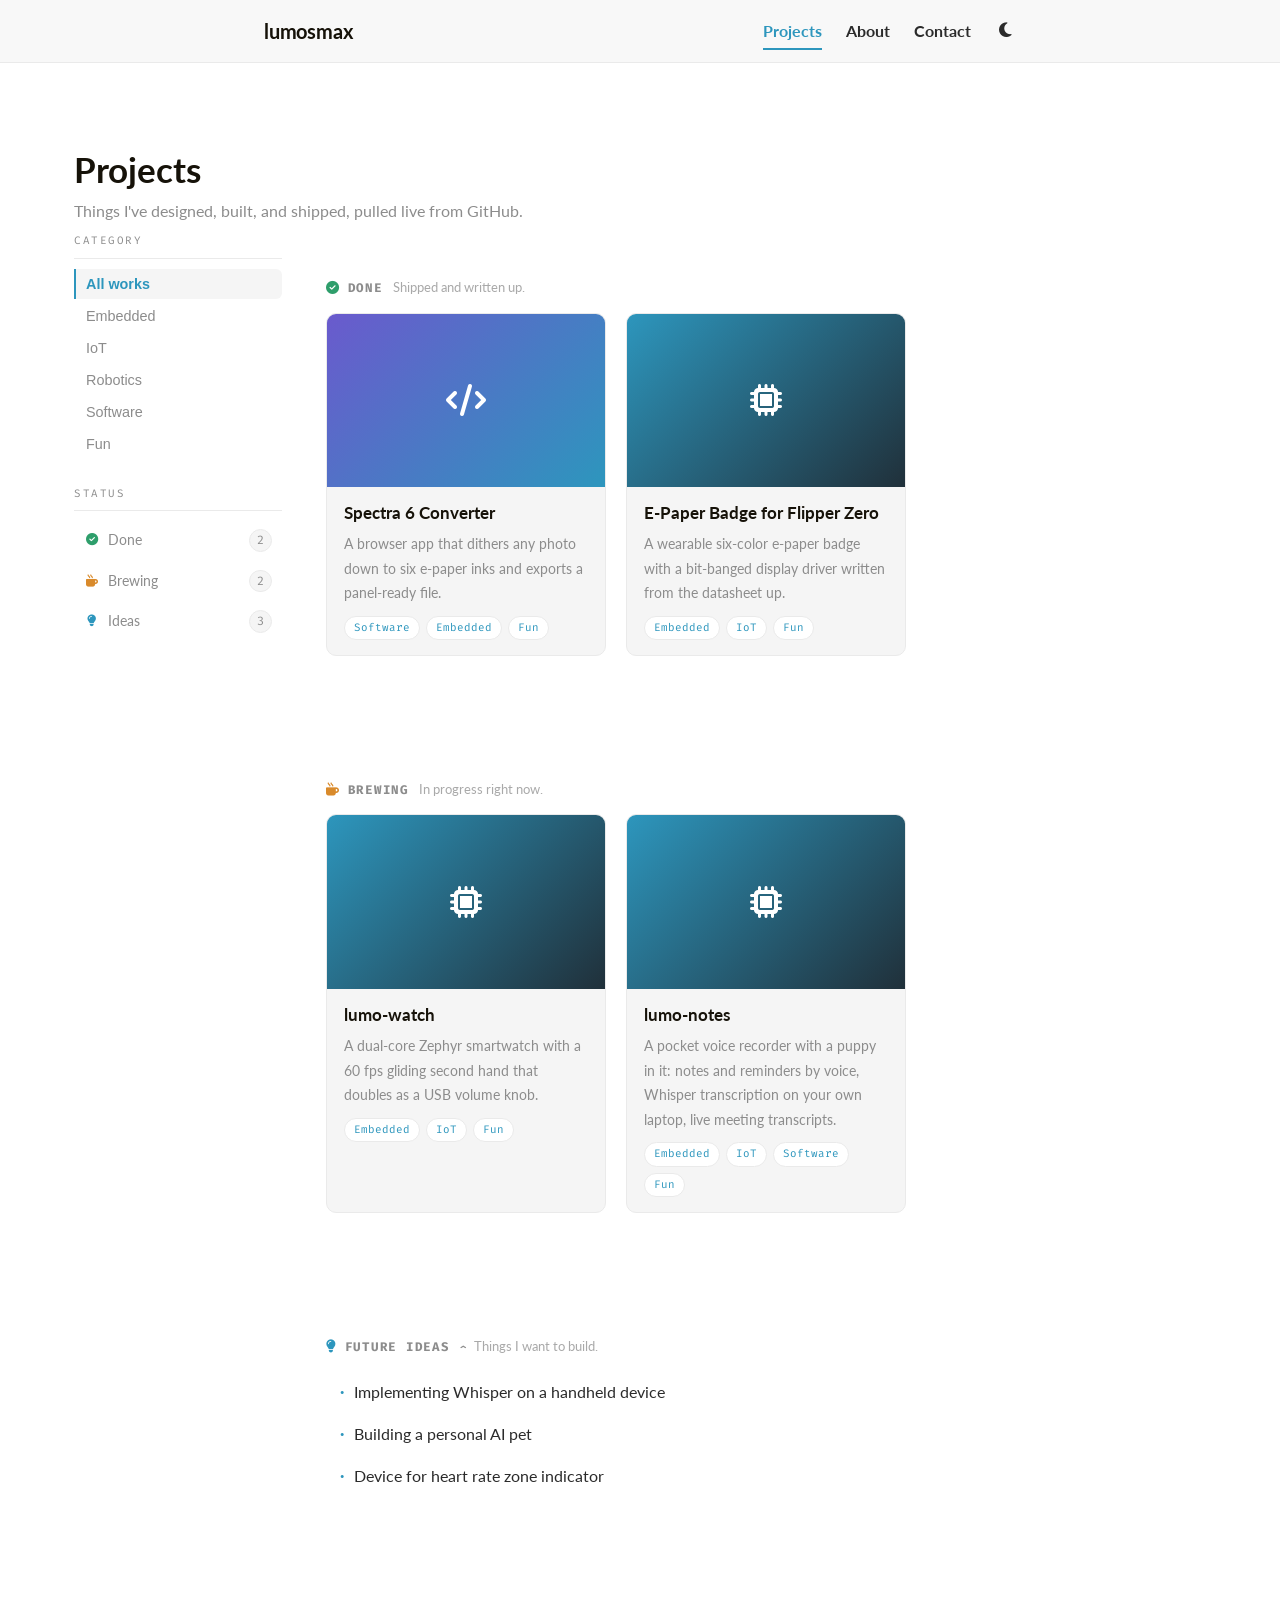
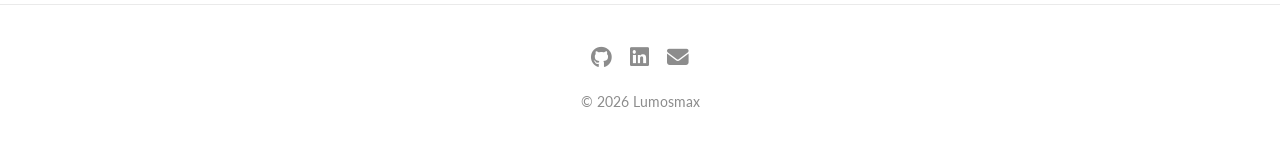
<file: index.html>
<!DOCTYPE html>
<html lang="en">
<head>
  <meta charset="UTF-8" />
  <meta name="viewport" content="width=device-width, initial-scale=1.0" />
  <title>Lumosmax · Projects</title>
  <meta name="description" content="Selected projects, things I've designed, built, and shipped." />
  <meta name="theme-color" content="#2d96bd" />
  <link rel="icon" href="data:image/svg+xml,<svg xmlns='http://www.w3.org/2000/svg' viewBox='0 0 100 100'><text y='.9em' font-size='70'>l</text></svg>" />
  <link rel="preconnect" href="https://fonts.googleapis.com" />
  <link rel="preconnect" href="https://fonts.gstatic.com" crossorigin />
  <link href="https://fonts.googleapis.com/css2?family=Lato:wght@400;700;900&family=Fira+Code&display=swap" rel="stylesheet" />
  <link rel="stylesheet" href="https://cdnjs.cloudflare.com/ajax/libs/font-awesome/6.5.1/css/all.min.css" />
  <link rel="stylesheet" href="css/style.css?v=13" />
</head>
<body>
  <header class="site">
    <div class="wrap nav">
      <a class="brand" href="index.html">lumosmax</a>
      <nav class="nav-links">
        <a href="index.html" class="active">Projects</a>
        <a href="about.html">About</a>
        <a href="about.html#contact">Contact</a>
        <button class="theme-toggle" aria-label="Toggle theme"><i class="fa-solid fa-moon"></i></button>
      </nav>
    </div>
  </header>

  <main>
    <div class="wrap wide">
      <div class="page-head reveal">
        <h1>Projects</h1>
        <p>Things I've designed, built, and shipped, pulled live from GitHub.</p>
      </div>

      <div class="projects-layout">
        <!-- ===== LEFT RAIL ===== -->
        <aside class="rail reveal">
          <div class="rail-group">
            <p class="rail-label">Category</p>
            <div class="filter-bar">
              <button class="filter-btn active" data-filter="all">All works</button>
              <button class="filter-btn" data-filter="embedded">Embedded</button>
              <button class="filter-btn" data-filter="iot">IoT</button>
              <button class="filter-btn" data-filter="robotics">Robotics</button>
              <button class="filter-btn" data-filter="software">Software</button>
              <button class="filter-btn" data-filter="fun">Fun</button>
            </div>
          </div>

          <div class="rail-group">
            <p class="rail-label">Status</p>
            <nav class="rail-status" id="rail-status">
              <a href="#s-done" class="st-done"><i class="fa-solid fa-circle-check"></i>Done<span class="n" data-count="done">0</span></a>
              <a href="#s-brewing" class="st-brewing"><i class="fa-solid fa-mug-hot"></i>Brewing<span class="n" data-count="brewing">0</span></a>
              <a href="#s-idea" class="st-idea"><i class="fa-solid fa-lightbulb"></i>Ideas<span class="n" data-count="idea">0</span></a>
            </nav>
          </div>
        </aside>

        <!-- Projects render here (see js/projects-config.js to add projects) -->
        <div id="projects-root">
          <p class="loading"><i class="fa-solid fa-spinner fa-spin"></i> Loading projects…</p>
        </div>
      </div>
    </div>
  </main>

  <footer class="site">
    <div class="wrap">
      <div class="socials">
        <a href="https://github.com/lumosmaximus" target="_blank" rel="noopener" aria-label="GitHub"><i class="fa-brands fa-github"></i></a>
        <a href="https://www.linkedin.com/in/doraditya" target="_blank" rel="noopener" aria-label="LinkedIn"><i class="fa-brands fa-linkedin"></i></a>
        <a href="mailto:info@lumosmax.dev" aria-label="Email"><i class="fa-solid fa-envelope"></i></a>
      </div>
      <div>© <span id="year"></span> Lumosmax</div>
    </div>
  </footer>

  <script src="js/main.js?v=12"></script>
  <script src="js/projects-config.js?v=12"></script>
  <script src="js/projects.js?v=12"></script>
</body>
</html>
</file>
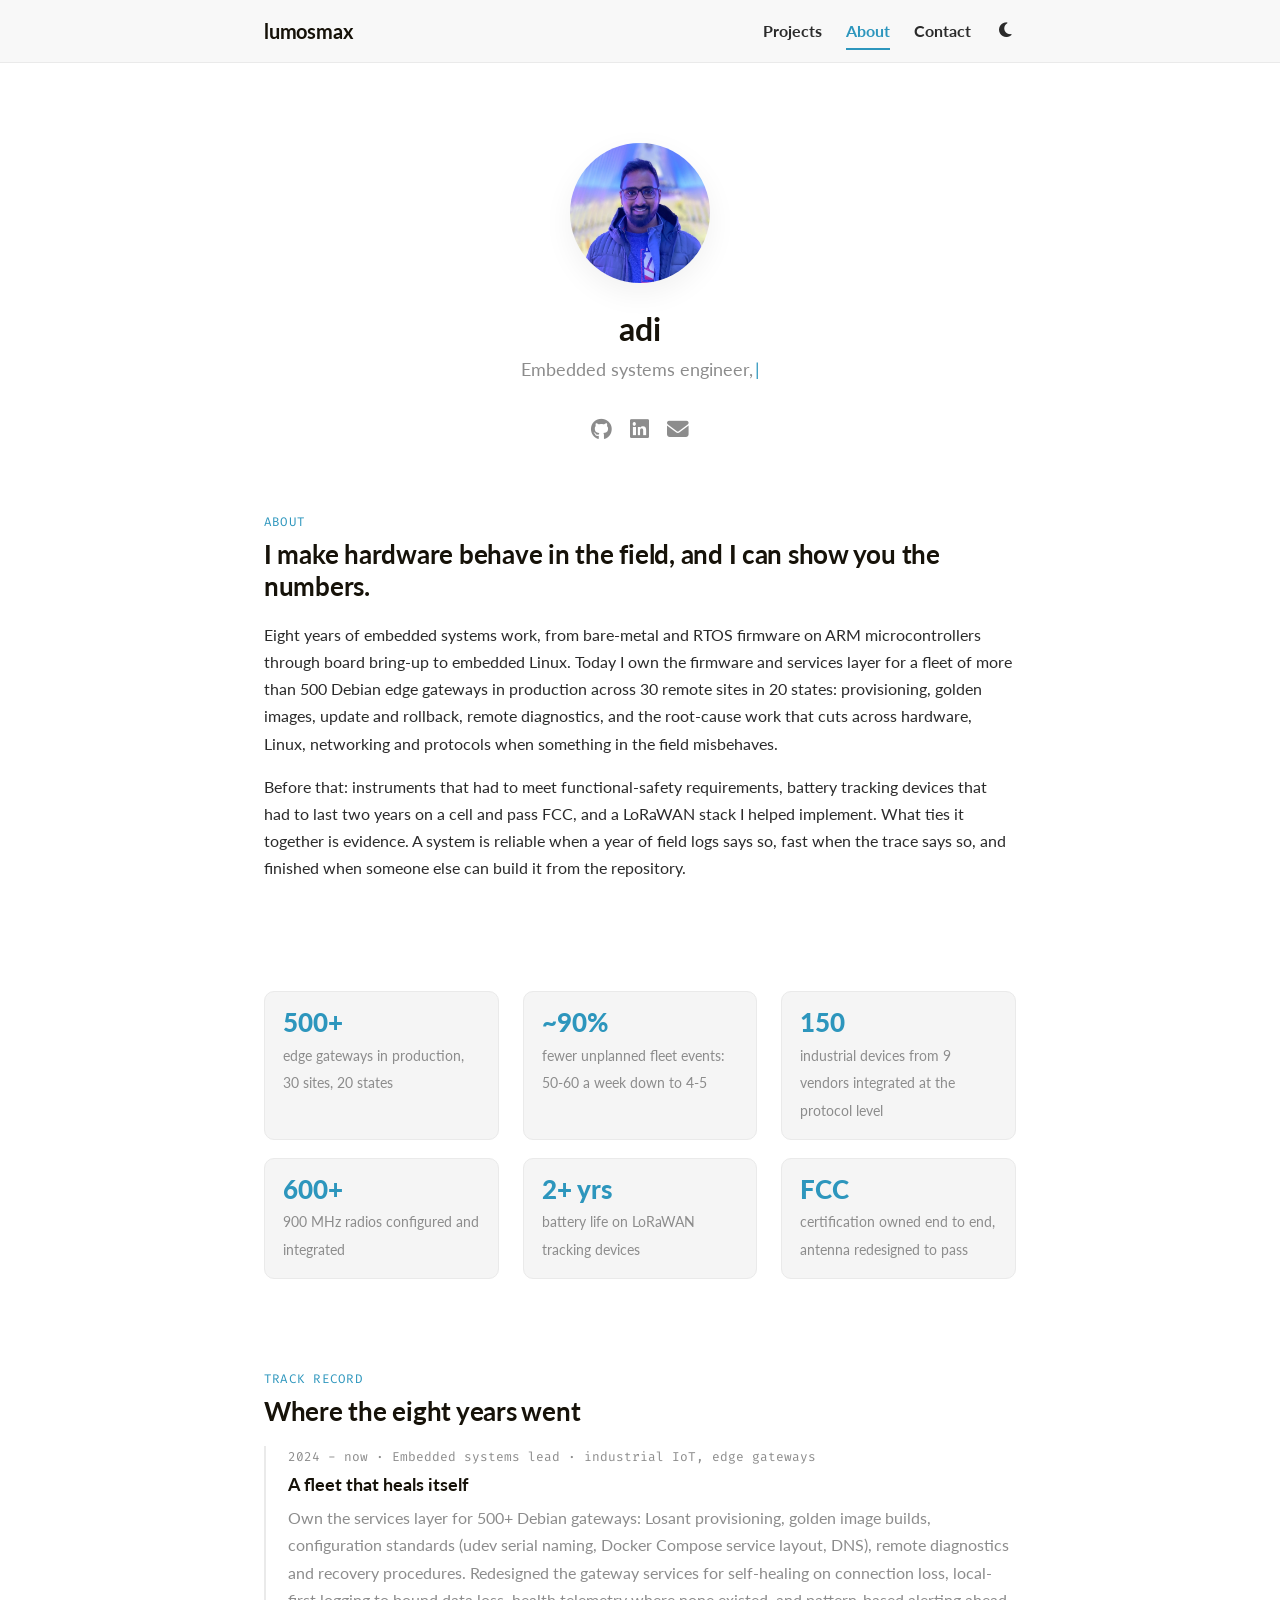
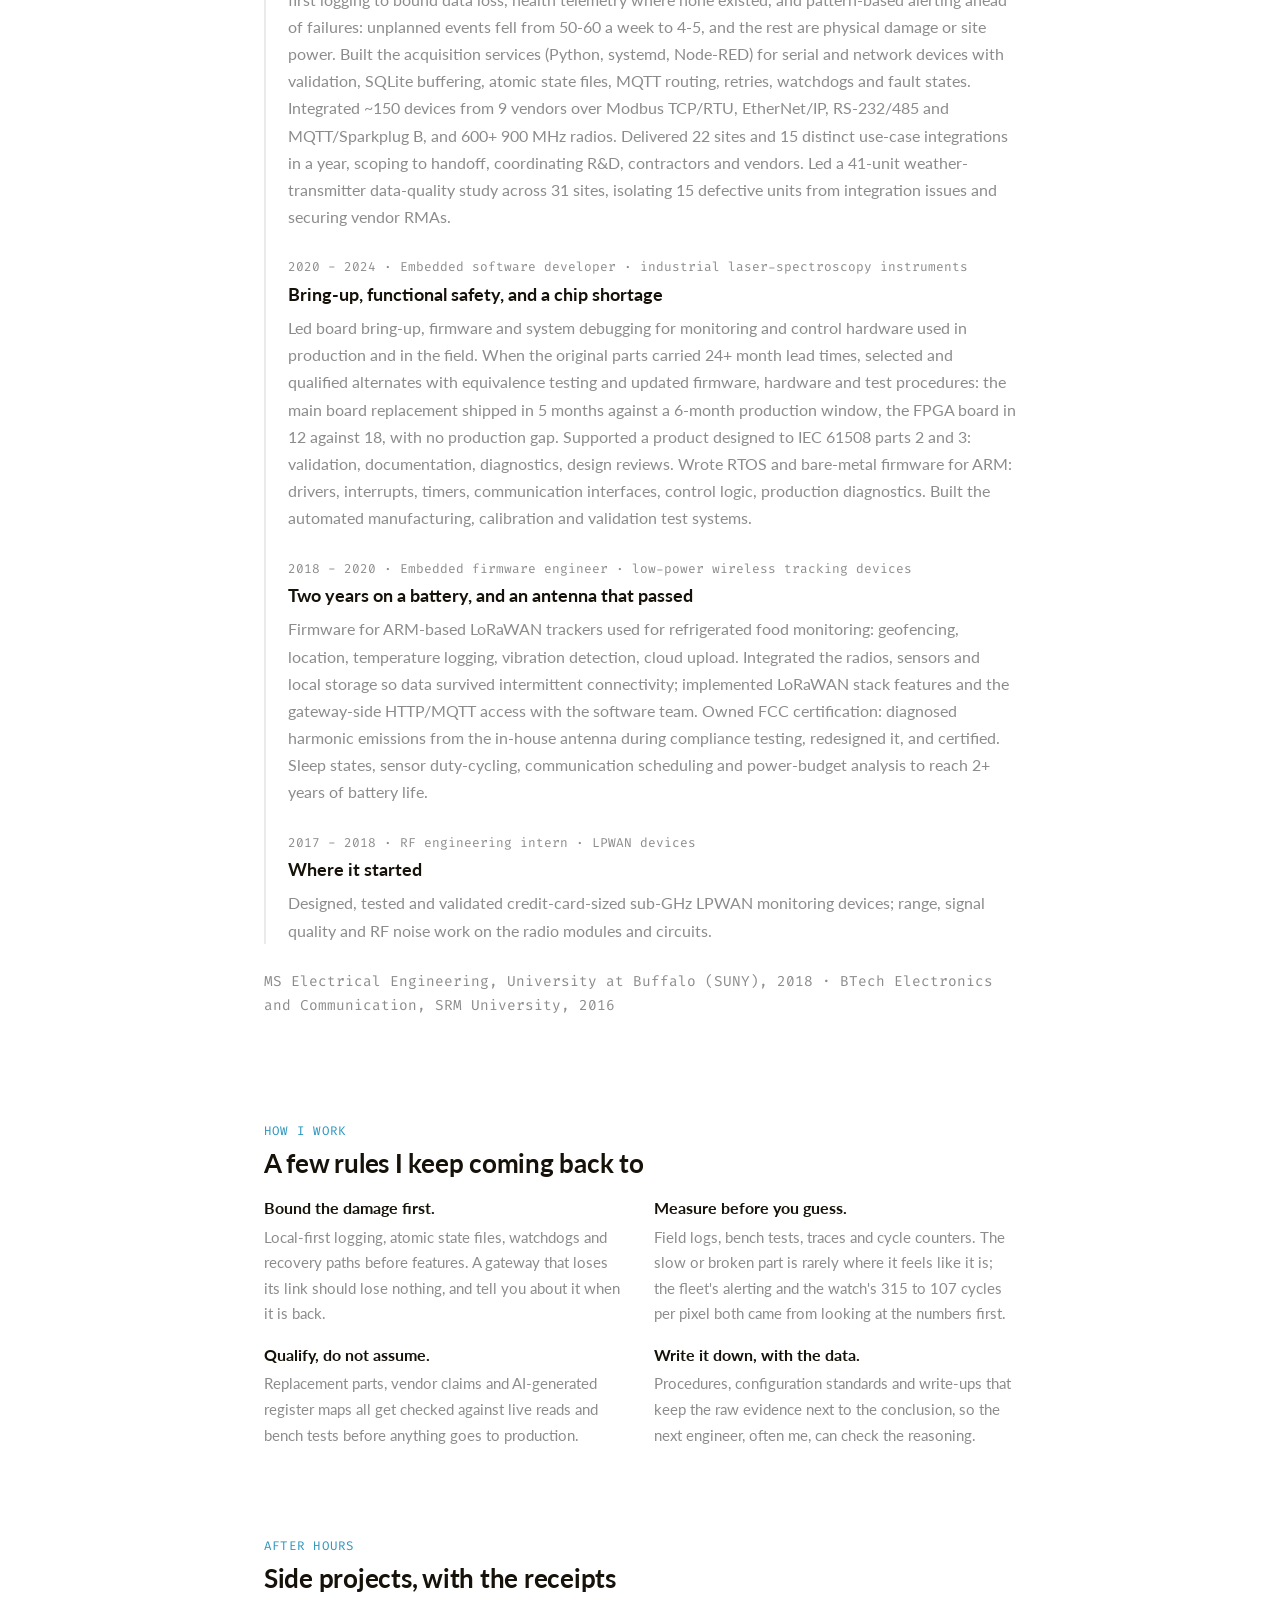
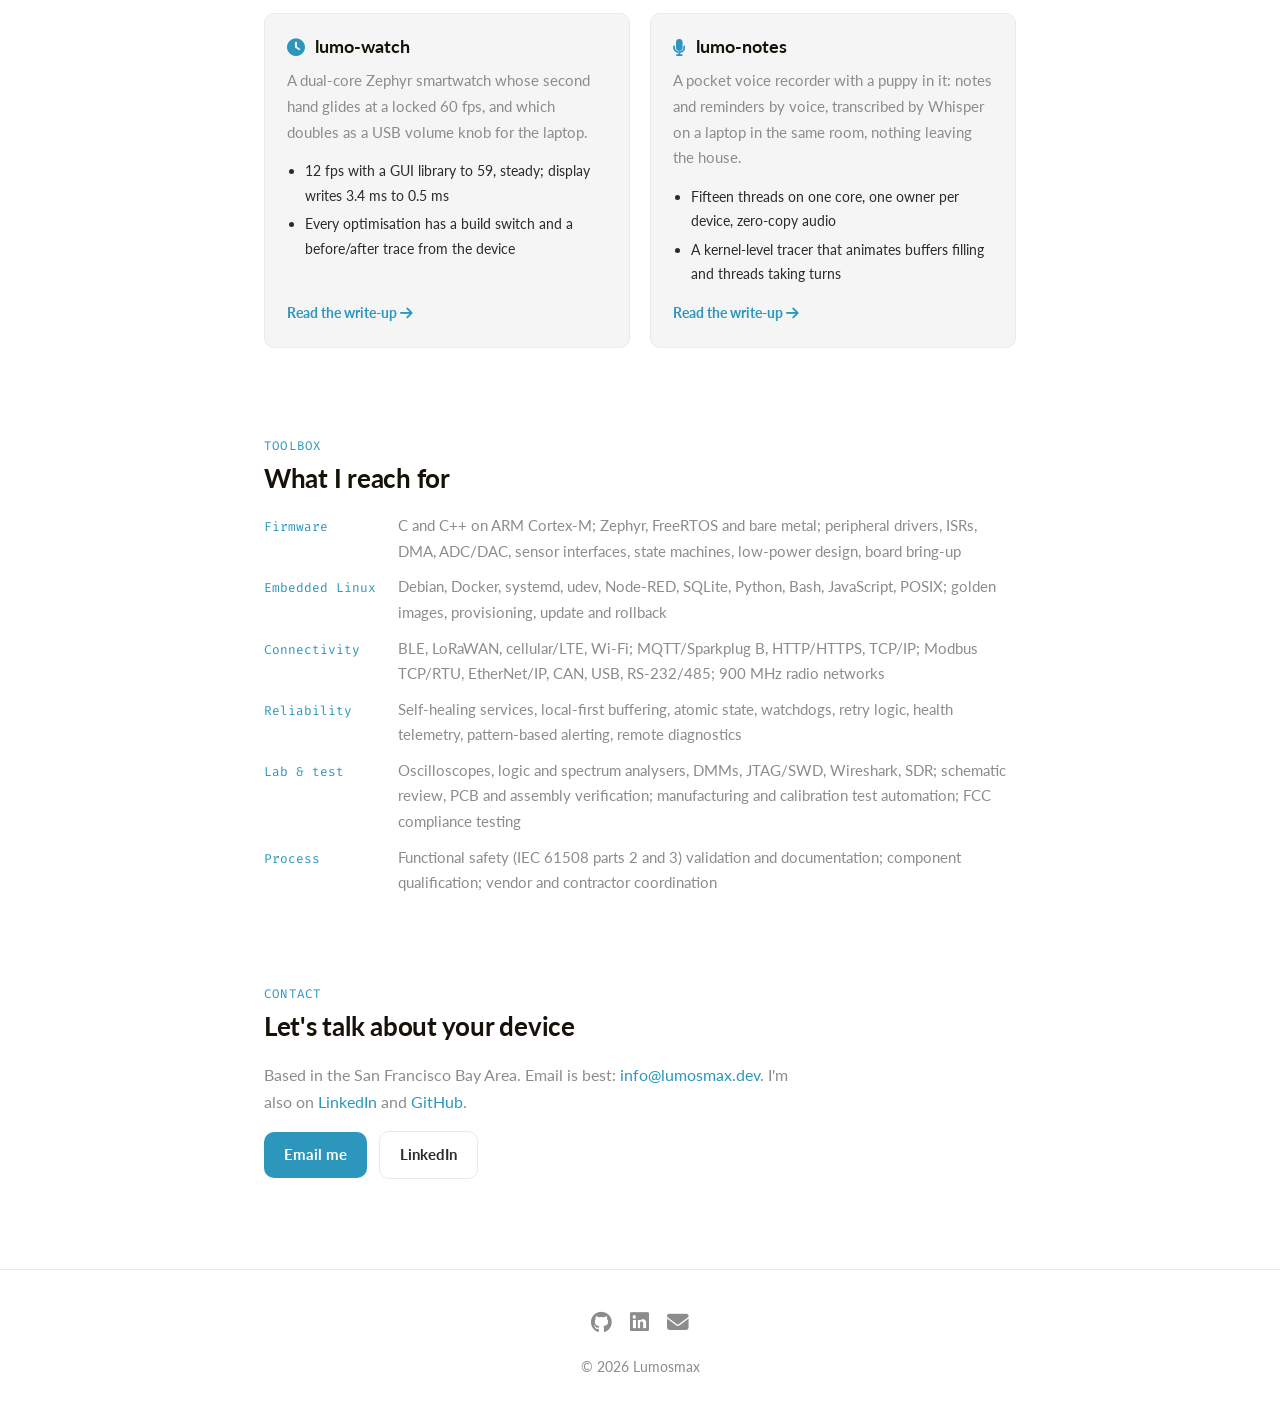
<file: about.html>
<!DOCTYPE html>
<html lang="en">
<head>
  <meta charset="UTF-8" />
  <meta name="viewport" content="width=device-width, initial-scale=1.0" />
  <title>About · Lumosmax</title>
  <meta name="description" content="Adi: embedded systems engineer, eight years across bare-metal and RTOS firmware, board bring-up and embedded Linux; currently running a fleet of 500+ edge gateways." />
  <meta name="theme-color" content="#2d96bd" />
  <link rel="icon" href="data:image/svg+xml,<svg xmlns='http://www.w3.org/2000/svg' viewBox='0 0 100 100'><text y='.9em' font-size='70'>l</text></svg>" />
  <link rel="preconnect" href="https://fonts.googleapis.com" />
  <link rel="preconnect" href="https://fonts.gstatic.com" crossorigin />
  <link href="https://fonts.googleapis.com/css2?family=Lato:wght@400;700;900&family=Fira+Code&display=swap" rel="stylesheet" />
  <link rel="stylesheet" href="https://cdnjs.cloudflare.com/ajax/libs/font-awesome/6.5.1/css/all.min.css" />
  <link rel="stylesheet" href="css/style.css?v=13" />
</head>
<body>
  <header class="site">
    <div class="wrap nav">
      <a class="brand" href="index.html">lumosmax</a>
      <nav class="nav-links">
        <a href="index.html">Projects</a>
        <a href="about.html" class="active">About</a>
        <a href="about.html#contact">Contact</a>
        <button class="theme-toggle" aria-label="Toggle theme"><i class="fa-solid fa-moon"></i></button>
      </nav>
    </div>
  </header>

  <main>
    <!-- ============ PROFILE ============ -->
    <section class="profile compact reveal">
      <img class="avatar" src="assets/avatar.png" alt="adi" />
      <h1>adi</h1>
      <p class="subtitle"><span data-typing='["Embedded systems engineer, eight years in.","Bare-metal and RTOS firmware, board bring-up, embedded Linux.","Currently keeping 500+ edge gateways honest."]'></span></p>
      <div class="socials">
        <a href="https://github.com/lumosmaximus" target="_blank" rel="noopener" aria-label="GitHub"><i class="fa-brands fa-github"></i></a>
        <a href="https://www.linkedin.com/in/doraditya" target="_blank" rel="noopener" aria-label="LinkedIn"><i class="fa-brands fa-linkedin"></i></a>
        <a href="mailto:info@lumosmax.dev" aria-label="Email"><i class="fa-solid fa-envelope"></i></a>
      </div>
    </section>

    <!-- ============ ABOUT ============ -->
    <div class="wrap">
      <section class="about reveal" id="about">
        <p class="section-label">About</p>
        <h2>I make hardware behave in the field, and I can show you the numbers.</h2>
        <p>
          Eight years of embedded systems work, from bare-metal and RTOS firmware on ARM
          microcontrollers through board bring-up to embedded Linux. Today I own the firmware
          and services layer for a fleet of more than 500 Debian edge gateways in production
          across 30 remote sites in 20 states: provisioning, golden images, update and
          rollback, remote diagnostics, and the root-cause work that cuts across hardware,
          Linux, networking and protocols when something in the field misbehaves.
        </p>
        <p>
          Before that: instruments that had to meet functional-safety requirements, battery
          tracking devices that had to last two years on a cell and pass FCC, and a LoRaWAN
          stack I helped implement. What ties it together is evidence. A system is reliable
          when a year of field logs says so, fast when the trace says so, and finished when
          someone else can build it from the repository.
        </p>
      </section>
    </div>

    <!-- ============ NUMBERS ============ -->
    <div class="wrap">
      <section class="reveal">
        <div class="stats">
          <div><b>500+</b><span>edge gateways in production, 30 sites, 20 states</span></div>
          <div><b>~90%</b><span>fewer unplanned fleet events: 50-60 a week down to 4-5</span></div>
          <div><b>150</b><span>industrial devices from 9 vendors integrated at the protocol level</span></div>
          <div><b>600+</b><span>900 MHz radios configured and integrated</span></div>
          <div><b>2+ yrs</b><span>battery life on LoRaWAN tracking devices</span></div>
          <div><b>FCC</b><span>certification owned end to end, antenna redesigned to pass</span></div>
        </div>
      </section>
    </div>

    <!-- ============ TRACK RECORD ============ -->
    <div class="wrap">
      <section class="reveal">
        <p class="section-label">Track record</p>
        <h2>Where the eight years went</h2>
        <div class="timeline">
          <div class="item">
            <p class="meta">2024 - now · Embedded systems lead · industrial IoT, edge gateways</p>
            <h3>A fleet that heals itself</h3>
            <p>Own the services layer for 500+ Debian gateways: Losant provisioning, golden image builds,
               configuration standards (udev serial naming, Docker Compose service layout, DNS), remote
               diagnostics and recovery procedures. Redesigned the gateway services for self-healing on
               connection loss, local-first logging to bound data loss, health telemetry where none existed,
               and pattern-based alerting ahead of failures: unplanned events fell from 50-60 a week to 4-5,
               and the rest are physical damage or site power. Built the acquisition services (Python,
               systemd, Node-RED) for serial and network devices with validation, SQLite buffering, atomic
               state files, MQTT routing, retries, watchdogs and fault states. Integrated ~150 devices from
               9 vendors over Modbus TCP/RTU, EtherNet/IP, RS-232/485 and MQTT/Sparkplug B, and 600+
               900 MHz radios. Delivered 22 sites and 15 distinct use-case integrations in a year, scoping
               to handoff, coordinating R&amp;D, contractors and vendors. Led a 41-unit weather-transmitter
               data-quality study across 31 sites, isolating 15 defective units from integration issues
               and securing vendor RMAs.</p>
          </div>
          <div class="item">
            <p class="meta">2020 - 2024 · Embedded software developer · industrial laser-spectroscopy instruments</p>
            <h3>Bring-up, functional safety, and a chip shortage</h3>
            <p>Led board bring-up, firmware and system debugging for monitoring and control hardware used
               in production and in the field. When the original parts carried 24+ month lead times,
               selected and qualified alternates with equivalence testing and updated firmware, hardware
               and test procedures: the main board replacement shipped in 5 months against a 6-month
               production window, the FPGA board in 12 against 18, with no production gap. Supported a
               product designed to IEC 61508 parts 2 and 3: validation, documentation, diagnostics,
               design reviews. Wrote RTOS and bare-metal firmware for ARM: drivers, interrupts, timers,
               communication interfaces, control logic, production diagnostics. Built the automated
               manufacturing, calibration and validation test systems.</p>
          </div>
          <div class="item">
            <p class="meta">2018 - 2020 · Embedded firmware engineer · low-power wireless tracking devices</p>
            <h3>Two years on a battery, and an antenna that passed</h3>
            <p>Firmware for ARM-based LoRaWAN trackers used for refrigerated food monitoring: geofencing,
               location, temperature logging, vibration detection, cloud upload. Integrated the radios,
               sensors and local storage so data survived intermittent connectivity; implemented LoRaWAN
               stack features and the gateway-side HTTP/MQTT access with the software team. Owned FCC
               certification: diagnosed harmonic emissions from the in-house antenna during compliance
               testing, redesigned it, and certified. Sleep states, sensor duty-cycling, communication
               scheduling and power-budget analysis to reach 2+ years of battery life.</p>
          </div>
          <div class="item">
            <p class="meta">2017 - 2018 · RF engineering intern · LPWAN devices</p>
            <h3>Where it started</h3>
            <p>Designed, tested and validated credit-card-sized sub-GHz LPWAN monitoring devices; range,
               signal quality and RF noise work on the radio modules and circuits.</p>
          </div>
        </div>
        <p class="edu">MS Electrical Engineering, University at Buffalo (SUNY), 2018 · BTech Electronics and Communication, SRM University, 2016</p>
      </section>
    </div>

    <!-- ============ HOW I WORK ============ -->
    <div class="wrap">
      <section class="reveal">
        <p class="section-label">How I work</p>
        <h2>A few rules I keep coming back to</h2>
        <div class="rules">
          <div class="rule">
            <h3>Bound the damage first.</h3>
            <p>Local-first logging, atomic state files, watchdogs and recovery paths before features. A gateway that loses its link should lose nothing, and tell you about it when it is back.</p>
          </div>
          <div class="rule">
            <h3>Measure before you guess.</h3>
            <p>Field logs, bench tests, traces and cycle counters. The slow or broken part is rarely where it feels like it is; the fleet's alerting and the watch's 315 to 107 cycles per pixel both came from looking at the numbers first.</p>
          </div>
          <div class="rule">
            <h3>Qualify, do not assume.</h3>
            <p>Replacement parts, vendor claims and AI-generated register maps all get checked against live reads and bench tests before anything goes to production.</p>
          </div>
          <div class="rule">
            <h3>Write it down, with the data.</h3>
            <p>Procedures, configuration standards and write-ups that keep the raw evidence next to the conclusion, so the next engineer, often me, can check the reasoning.</p>
          </div>
        </div>
      </section>
    </div>

    <!-- ============ SIDE PROJECTS ============ -->
    <div class="wrap">
      <section class="reveal">
        <p class="section-label">After hours</p>
        <h2>Side projects, with the receipts</h2>
        <div class="work">
          <a class="work-card" href="project.html?repo=lumo-watch">
            <div class="work-head"><i class="fa-solid fa-clock"></i><h3>lumo-watch</h3></div>
            <p>A dual-core Zephyr smartwatch whose second hand glides at a locked 60 fps, and which
               doubles as a USB volume knob for the laptop.</p>
            <ul class="work-facts">
              <li>12 fps with a GUI library to 59, steady; display writes 3.4 ms to 0.5 ms</li>
              <li>Every optimisation has a build switch and a before/after trace from the device</li>
            </ul>
            <span class="work-go">Read the write-up <i class="fa-solid fa-arrow-right"></i></span>
          </a>
          <a class="work-card" href="project.html?repo=waveshare_esp32_s3_349_display">
            <div class="work-head"><i class="fa-solid fa-microphone"></i><h3>lumo-notes</h3></div>
            <p>A pocket voice recorder with a puppy in it: notes and reminders by voice, transcribed by
               Whisper on a laptop in the same room, nothing leaving the house.</p>
            <ul class="work-facts">
              <li>Fifteen threads on one core, one owner per device, zero-copy audio</li>
              <li>A kernel-level tracer that animates buffers filling and threads taking turns</li>
            </ul>
            <span class="work-go">Read the write-up <i class="fa-solid fa-arrow-right"></i></span>
          </a>
        </div>
      </section>
    </div>

    <!-- ============ TOOLBOX ============ -->
    <div class="wrap">
      <section class="reveal">
        <p class="section-label">Toolbox</p>
        <h2>What I reach for</h2>
        <dl class="toolbox">
          <dt>Firmware</dt><dd>C and C++ on ARM Cortex-M; Zephyr, FreeRTOS and bare metal; peripheral drivers, ISRs, DMA, ADC/DAC, sensor interfaces, state machines, low-power design, board bring-up</dd>
          <dt>Embedded Linux</dt><dd>Debian, Docker, systemd, udev, Node-RED, SQLite, Python, Bash, JavaScript, POSIX; golden images, provisioning, update and rollback</dd>
          <dt>Connectivity</dt><dd>BLE, LoRaWAN, cellular/LTE, Wi-Fi; MQTT/Sparkplug B, HTTP/HTTPS, TCP/IP; Modbus TCP/RTU, EtherNet/IP, CAN, USB, RS-232/485; 900 MHz radio networks</dd>
          <dt>Reliability</dt><dd>Self-healing services, local-first buffering, atomic state, watchdogs, retry logic, health telemetry, pattern-based alerting, remote diagnostics</dd>
          <dt>Lab &amp; test</dt><dd>Oscilloscopes, logic and spectrum analysers, DMMs, JTAG/SWD, Wireshark, SDR; schematic review, PCB and assembly verification; manufacturing and calibration test automation; FCC compliance testing</dd>
          <dt>Process</dt><dd>Functional safety (IEC 61508 parts 2 and 3) validation and documentation; component qualification; vendor and contractor coordination</dd>
        </dl>
      </section>
    </div>

    <!-- ============ CONTACT ============ -->
    <div class="wrap">
      <section class="reveal" id="contact">
        <p class="section-label">Contact</p>
        <h2>Let's talk about your device</h2>
        <p style="color:var(--text-soft);max-width:60ch;">
          Based in the San Francisco Bay Area. Email is best:
          <a href="mailto:info@lumosmax.dev">info@lumosmax.dev</a>. I'm also on
          <a href="https://www.linkedin.com/in/doraditya" target="_blank" rel="noopener">LinkedIn</a>
          and <a href="https://github.com/lumosmaximus" target="_blank" rel="noopener">GitHub</a>.
        </p>
        <p>
          <a class="btn btn-primary" href="mailto:info@lumosmax.dev">Email me</a>
          <a class="btn btn-ghost" href="https://www.linkedin.com/in/doraditya" target="_blank" rel="noopener">LinkedIn</a>
        </p>
      </section>
    </div>
  </main>

  <footer class="site">
    <div class="wrap">
      <div class="socials">
        <a href="https://github.com/lumosmaximus" target="_blank" rel="noopener" aria-label="GitHub"><i class="fa-brands fa-github"></i></a>
        <a href="https://www.linkedin.com/in/doraditya" target="_blank" rel="noopener" aria-label="LinkedIn"><i class="fa-brands fa-linkedin"></i></a>
        <a href="mailto:info@lumosmax.dev" aria-label="Email"><i class="fa-solid fa-envelope"></i></a>
      </div>
      <div>© <span id="year"></span> Lumosmax</div>
    </div>
  </footer>

  <script src="js/main.js?v=12"></script>
</body>
</html>
</file>
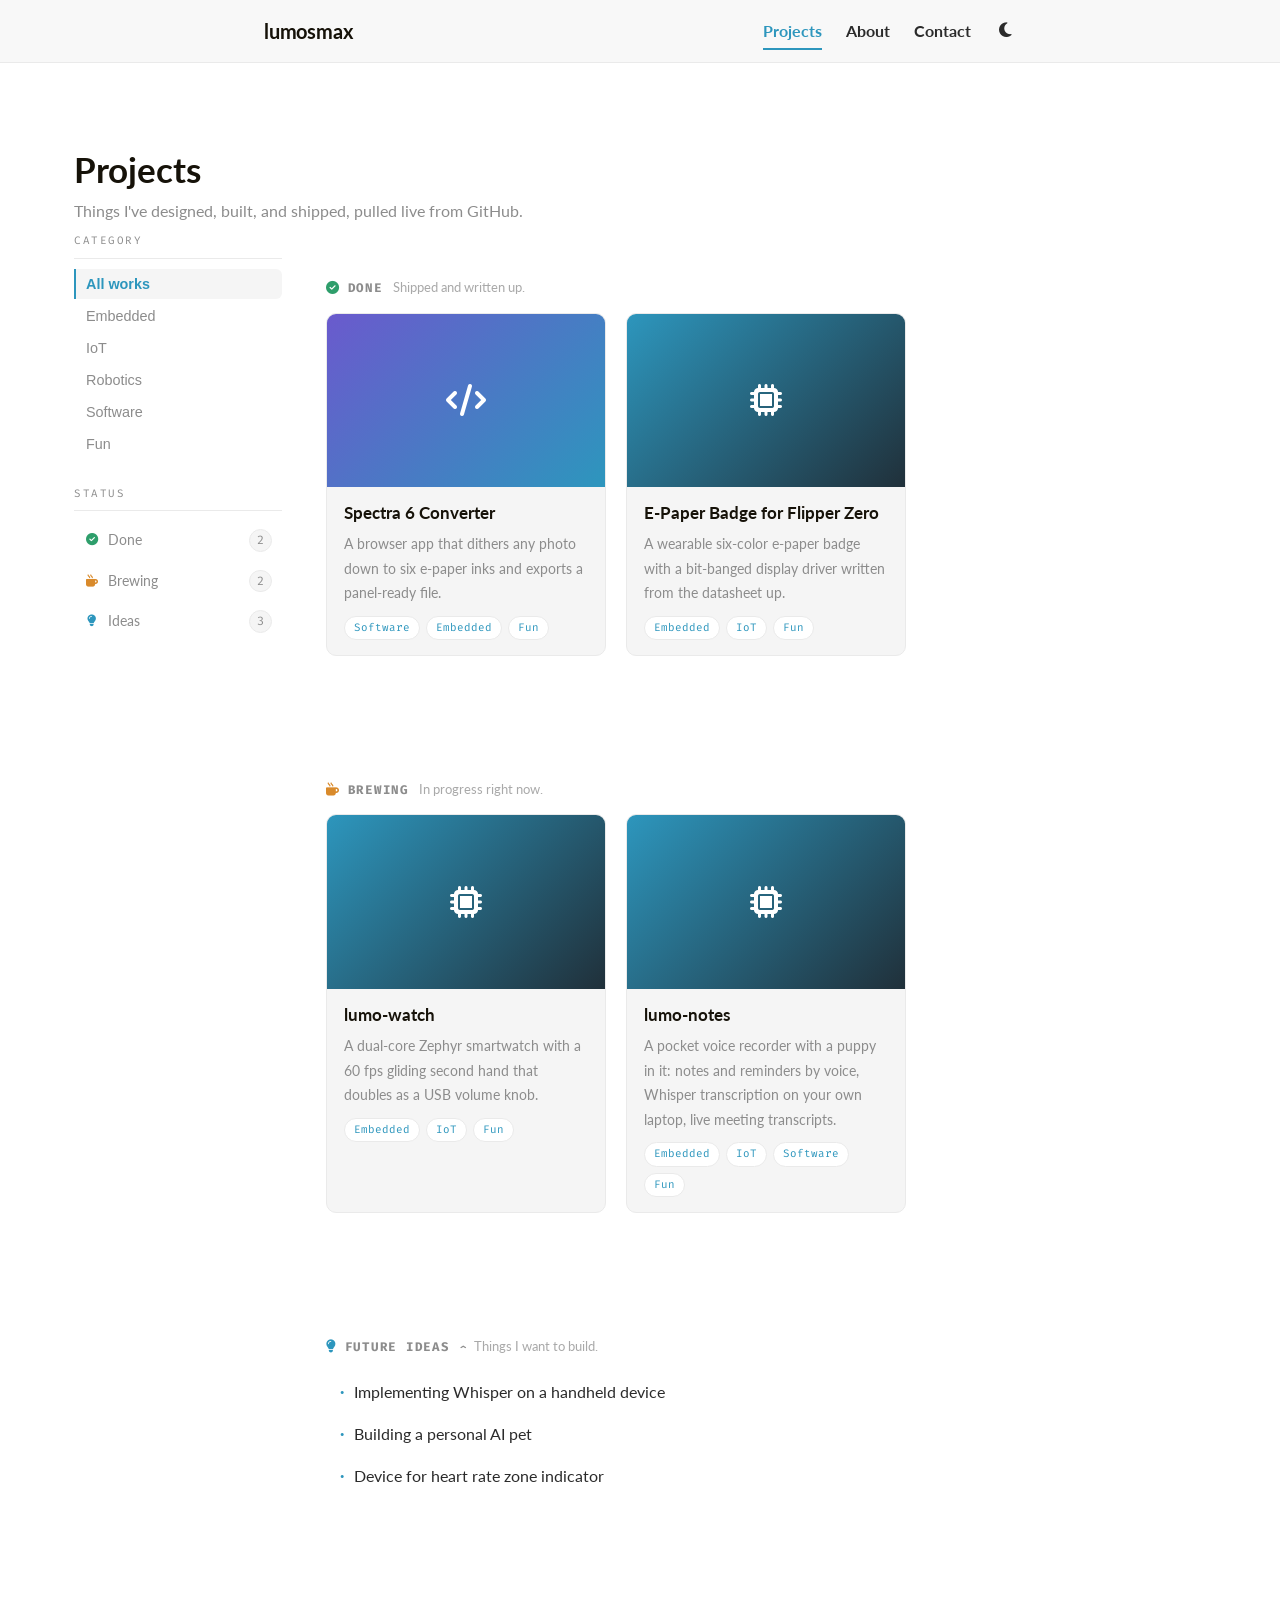
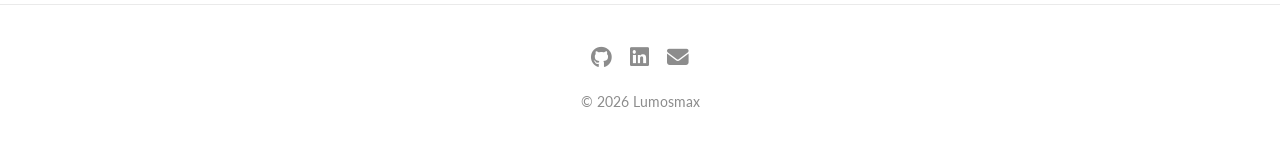
<file: projects.html>
<!DOCTYPE html>
<html lang="en">
<head>
  <meta charset="UTF-8" />
  <meta http-equiv="refresh" content="0; url=index.html" />
  <link rel="canonical" href="index.html" />
  <title>Redirecting…</title>
</head>
<body>
  <p>Projects have moved to the <a href="index.html">home page</a>.</p>
  <script>location.replace("index.html");</script>
</body>
</html>
</file>
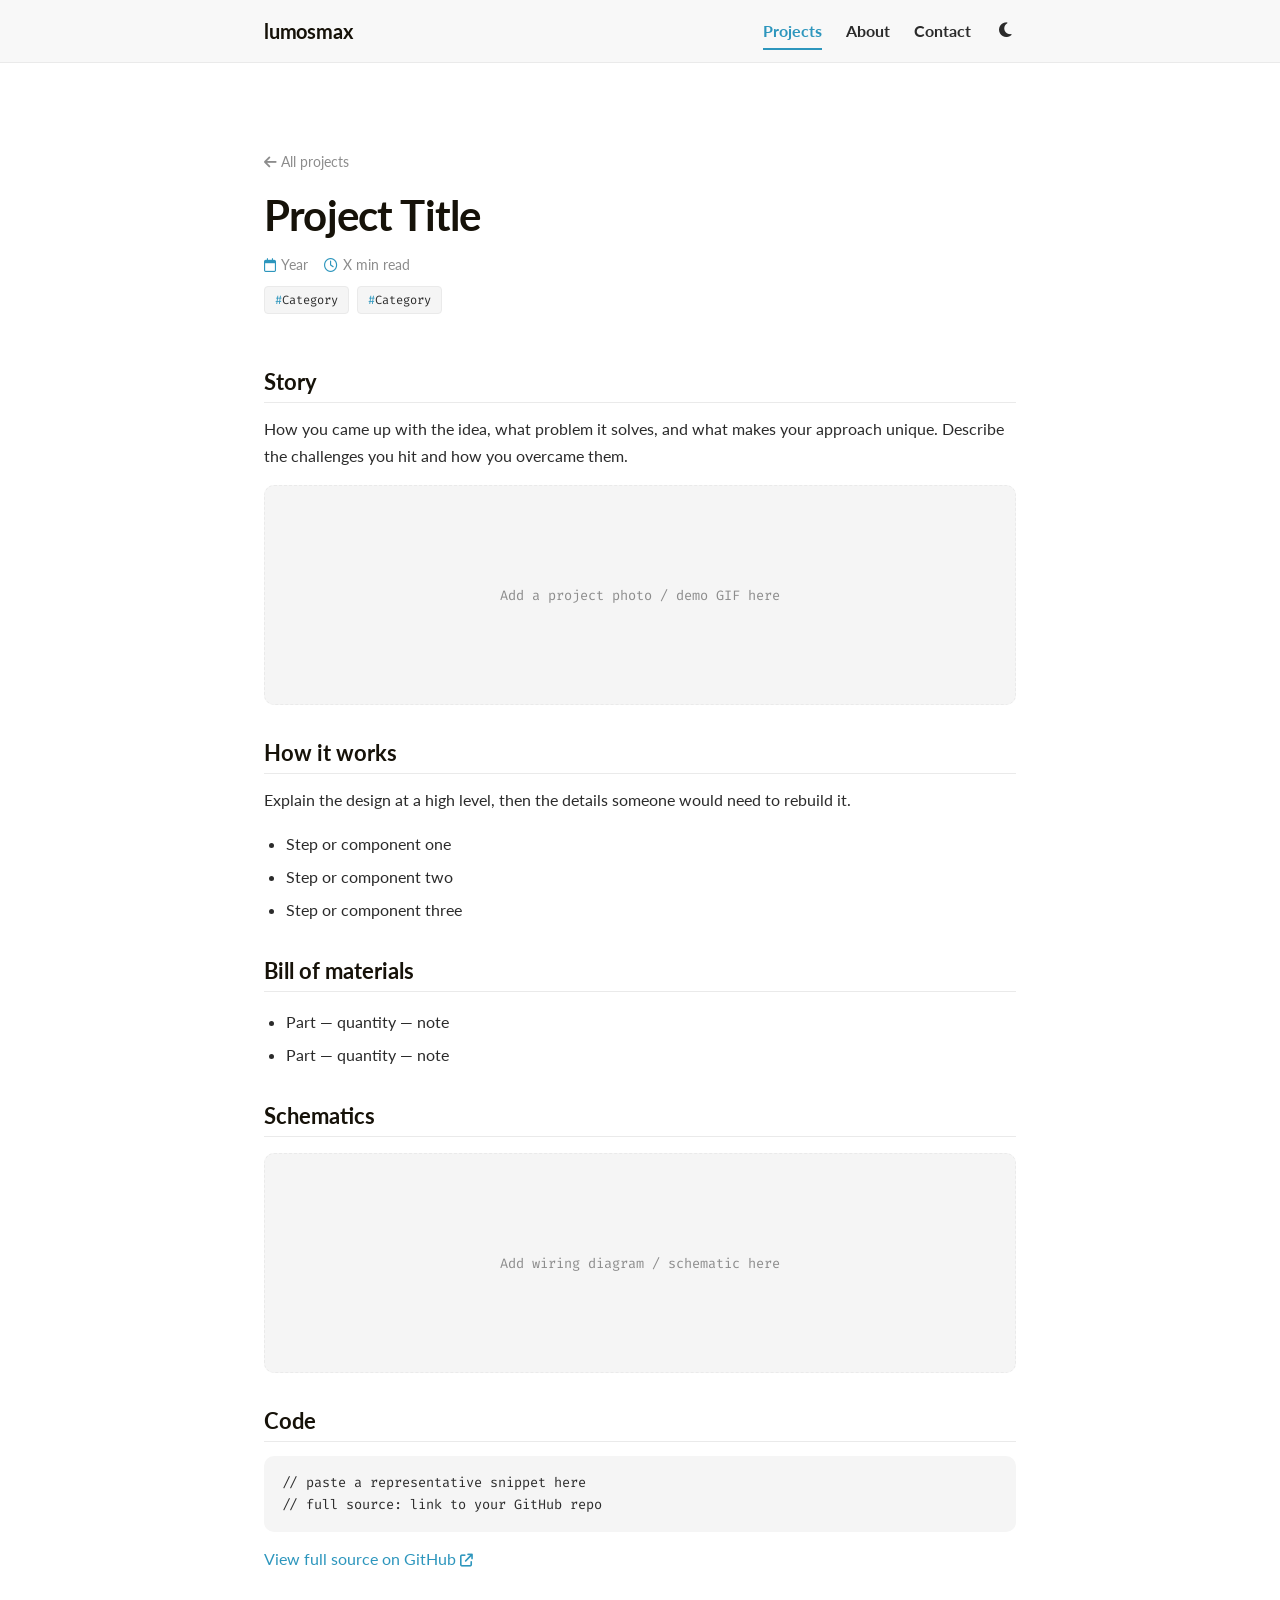
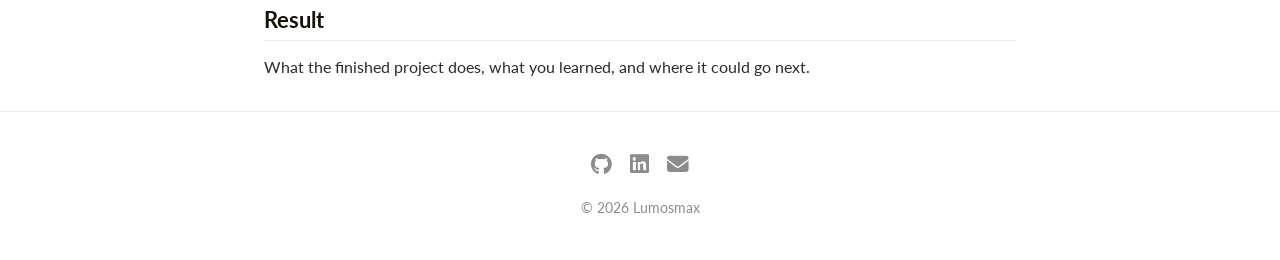
<file: projects/_template.html>
<!DOCTYPE html>
<html lang="en">
<head>
  <meta charset="UTF-8" />
  <meta name="viewport" content="width=device-width, initial-scale=1.0" />
  <title>Project Title · Lumosmax</title>
  <meta name="description" content="One-line project description." />
  <meta name="theme-color" content="#2d96bd" />
  <link rel="icon" href="data:image/svg+xml,<svg xmlns='http://www.w3.org/2000/svg' viewBox='0 0 100 100'><text y='.9em' font-size='70'>l</text></svg>" />
  <link rel="preconnect" href="https://fonts.googleapis.com" />
  <link rel="preconnect" href="https://fonts.gstatic.com" crossorigin />
  <link href="https://fonts.googleapis.com/css2?family=Lato:wght@400;700;900&family=Fira+Code&display=swap" rel="stylesheet" />
  <link rel="stylesheet" href="https://cdnjs.cloudflare.com/ajax/libs/font-awesome/6.5.1/css/all.min.css" />
  <link rel="stylesheet" href="../css/style.css?v=13" />
</head>
<body>
  <header class="site">
    <div class="wrap nav">
      <a class="brand" href="../index.html">lumosmax</a>
      <nav class="nav-links">
        <a href="../index.html" class="active">Projects</a>
        <a href="../about.html">About</a>
        <a href="../about.html#contact">Contact</a>
        <button class="theme-toggle" aria-label="Toggle theme"><i class="fa-solid fa-moon"></i></button>
      </nav>
    </div>
  </header>

  <main>
    <div class="wrap">
      <div class="single-head reveal">
        <a class="back" href="../index.html"><i class="fa-solid fa-arrow-left"></i> All projects</a>
        <h1>Project Title</h1>
        <div class="single-meta">
          <span><i class="fa-regular fa-calendar"></i>Year</span>
          <span><i class="fa-regular fa-clock"></i>X min read</span>
        </div>
        <div class="tags">
          <!-- EDIT: up to 3 tags describing what it does, not the parts -->
          <span class="tag">Category</span>
          <span class="tag">Category</span>
        </div>
      </div>

      <article class="article reveal">
        <!-- ===== STORY ===== -->
        <h2>Story</h2>
        <p>How you came up with the idea, what problem it solves, and what makes your
           approach unique. Describe the challenges you hit and how you overcame them.</p>

        <div class="figure-placeholder">Add a project photo / demo GIF here</div>

        <!-- ===== HOW IT WORKS ===== -->
        <h2>How it works</h2>
        <p>Explain the design at a high level, then the details someone would need to
           rebuild it.</p>
        <ul>
          <li>Step or component one</li>
          <li>Step or component two</li>
          <li>Step or component three</li>
        </ul>

        <!-- ===== BILL OF MATERIALS ===== -->
        <h2>Bill of materials</h2>
        <ul>
          <li>Part — quantity — note</li>
          <li>Part — quantity — note</li>
        </ul>

        <!-- ===== SCHEMATICS ===== -->
        <h2>Schematics</h2>
        <div class="figure-placeholder">Add wiring diagram / schematic here</div>

        <!-- ===== CODE ===== -->
        <h2>Code</h2>
        <pre><code>// paste a representative snippet here
// full source: link to your GitHub repo</code></pre>
        <p><a href="https://github.com/" target="_blank" rel="noopener">View full source on GitHub <i class="fa-solid fa-arrow-up-right-from-square" style="font-size:.8em;"></i></a></p>

        <!-- ===== RESULT ===== -->
        <h2>Result</h2>
        <p>What the finished project does, what you learned, and where it could go next.</p>
      </article>
    </div>
  </main>

  <footer class="site">
    <div class="wrap">
      <div class="socials">
        <a href="https://github.com/lumosmaximus" target="_blank" rel="noopener" aria-label="GitHub"><i class="fa-brands fa-github"></i></a>
        <a href="https://www.linkedin.com/in/doraditya" target="_blank" rel="noopener" aria-label="LinkedIn"><i class="fa-brands fa-linkedin"></i></a>
        <a href="mailto:info@lumosmax.dev" aria-label="Email"><i class="fa-solid fa-envelope"></i></a>
      </div>
      <div>© <span id="year"></span> Lumosmax</div>
    </div>
  </footer>

  <script src="../js/main.js?v=12"></script>
</body>
</html>
</file>
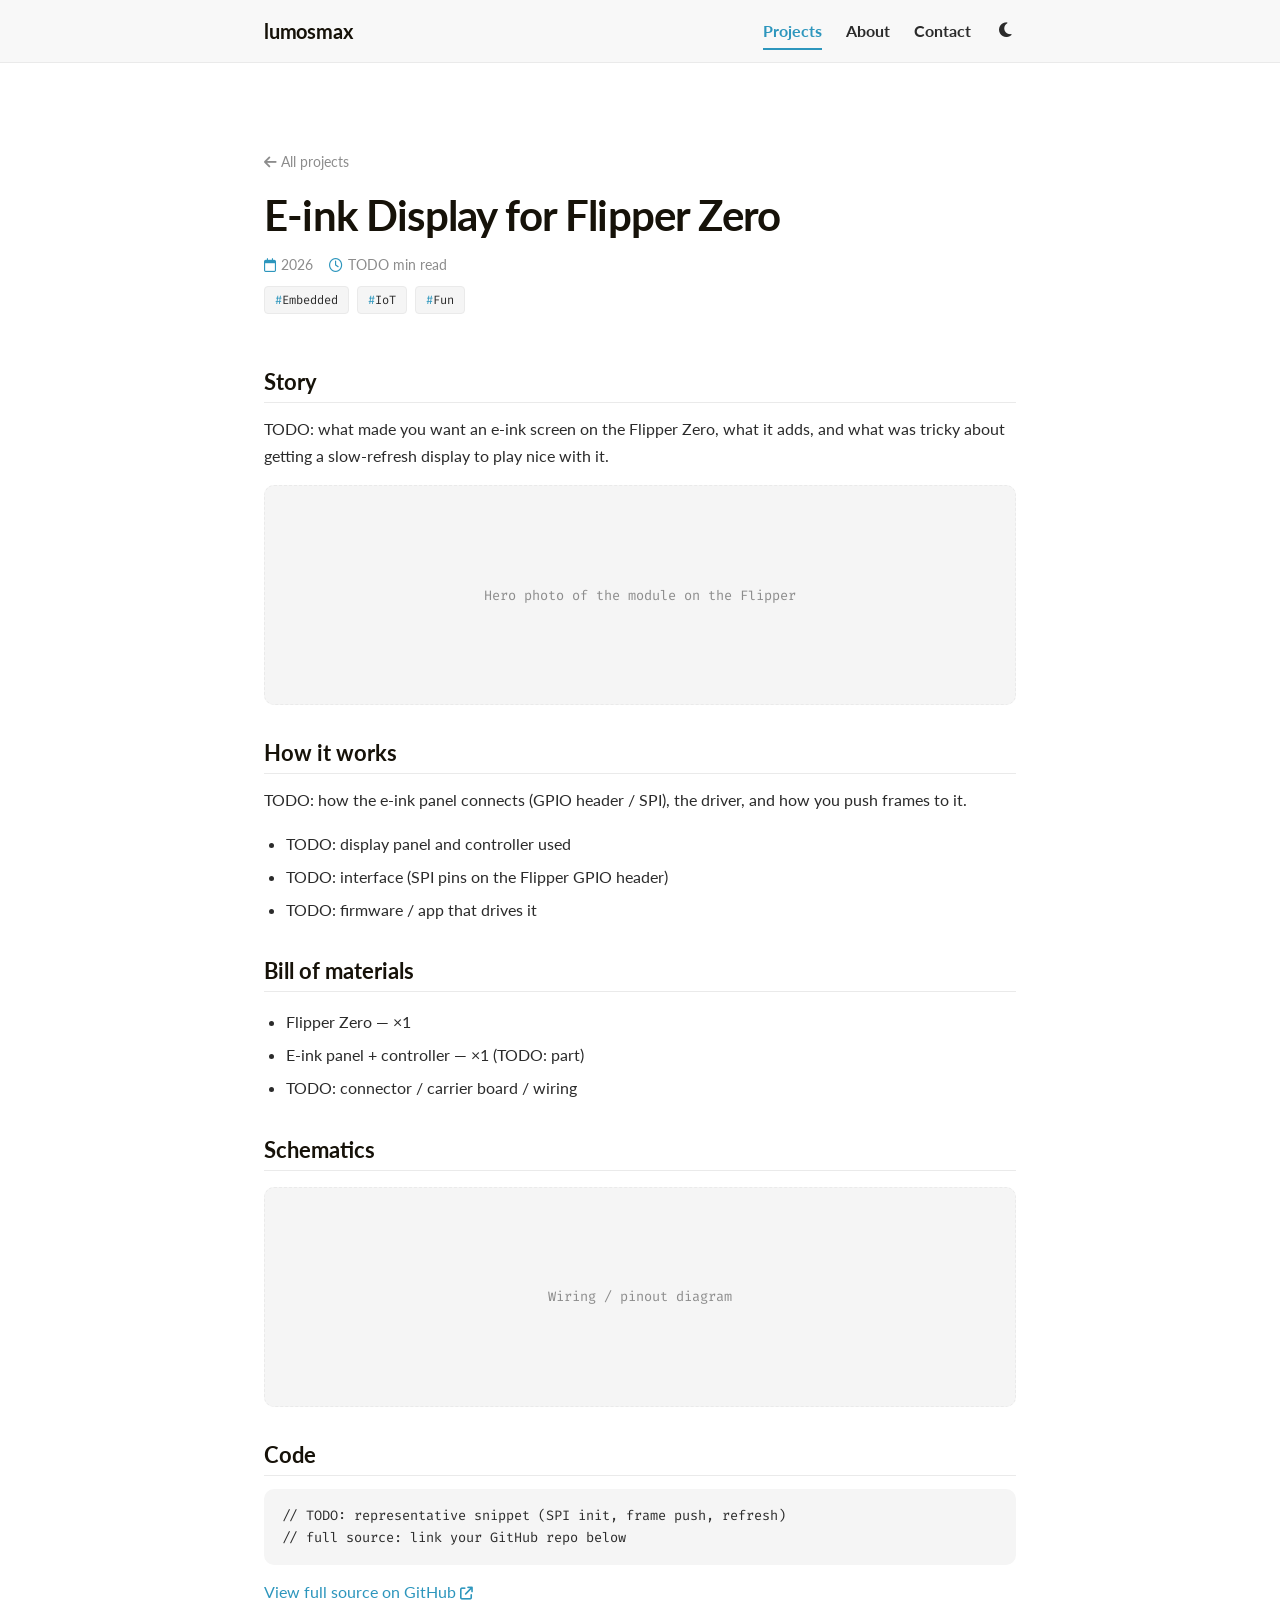
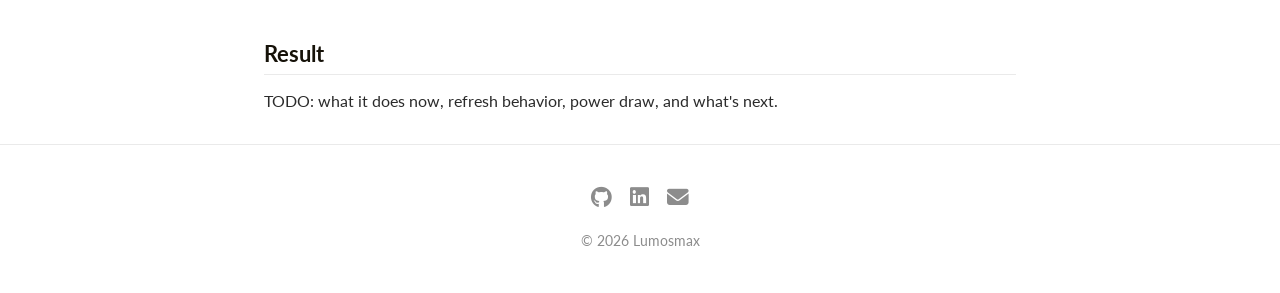
<file: projects/eink-flipper.html>
<!DOCTYPE html>
<html lang="en">
<head>
  <meta charset="UTF-8" />
  <meta name="viewport" content="width=device-width, initial-scale=1.0" />
  <title>E-ink Display for Flipper Zero · Lumosmax</title>
  <meta name="description" content="An e-ink display module for the Flipper Zero." />
  <meta name="theme-color" content="#2d96bd" />
  <link rel="icon" href="data:image/svg+xml,<svg xmlns='http://www.w3.org/2000/svg' viewBox='0 0 100 100'><text y='.9em' font-size='70'>l</text></svg>" />
  <link rel="preconnect" href="https://fonts.googleapis.com" />
  <link rel="preconnect" href="https://fonts.gstatic.com" crossorigin />
  <link href="https://fonts.googleapis.com/css2?family=Lato:wght@400;700;900&family=Fira+Code&display=swap" rel="stylesheet" />
  <link rel="stylesheet" href="https://cdnjs.cloudflare.com/ajax/libs/font-awesome/6.5.1/css/all.min.css" />
  <link rel="stylesheet" href="../css/style.css?v=13" />
</head>
<body>
  <header class="site">
    <div class="wrap nav">
      <a class="brand" href="../index.html">lumosmax</a>
      <nav class="nav-links">
        <a href="../index.html" class="active">Projects</a>
        <a href="../about.html">About</a>
        <a href="../about.html#contact">Contact</a>
        <button class="theme-toggle" aria-label="Toggle theme"><i class="fa-solid fa-moon"></i></button>
      </nav>
    </div>
  </header>

  <main>
    <div class="wrap">
      <div class="single-head reveal">
        <a class="back" href="../index.html"><i class="fa-solid fa-arrow-left"></i> All projects</a>
        <h1>E-ink Display for Flipper Zero</h1>
        <div class="single-meta">
          <span><i class="fa-regular fa-calendar"></i>2026</span>
          <span><i class="fa-regular fa-clock"></i>TODO min read</span>
        </div>
        <div class="tags">
          <span class="tag">Embedded</span>
          <span class="tag">IoT</span>
          <span class="tag">Fun</span>
        </div>
      </div>

      <article class="article reveal">
        <!-- Fill these in when you're ready. Structure matches a Hackster submission. -->
        <h2>Story</h2>
        <p>TODO: what made you want an e-ink screen on the Flipper Zero, what it adds,
           and what was tricky about getting a slow-refresh display to play nice with it.</p>

        <div class="figure-placeholder">Hero photo of the module on the Flipper</div>

        <h2>How it works</h2>
        <p>TODO: how the e-ink panel connects (GPIO header / SPI), the driver, and how you
           push frames to it.</p>
        <ul>
          <li>TODO: display panel and controller used</li>
          <li>TODO: interface (SPI pins on the Flipper GPIO header)</li>
          <li>TODO: firmware / app that drives it</li>
        </ul>

        <h2>Bill of materials</h2>
        <ul>
          <li>Flipper Zero — ×1</li>
          <li>E-ink panel + controller — ×1 (TODO: part)</li>
          <li>TODO: connector / carrier board / wiring</li>
        </ul>

        <h2>Schematics</h2>
        <div class="figure-placeholder">Wiring / pinout diagram</div>

        <h2>Code</h2>
        <pre><code>// TODO: representative snippet (SPI init, frame push, refresh)
// full source: link your GitHub repo below</code></pre>
        <p><a href="https://github.com/" target="_blank" rel="noopener">View full source on GitHub <i class="fa-solid fa-arrow-up-right-from-square" style="font-size:.8em;"></i></a></p>

        <h2>Result</h2>
        <p>TODO: what it does now, refresh behavior, power draw, and what's next.</p>
      </article>
    </div>
  </main>

  <footer class="site">
    <div class="wrap">
      <div class="socials">
        <a href="https://github.com/lumosmaximus" target="_blank" rel="noopener" aria-label="GitHub"><i class="fa-brands fa-github"></i></a>
        <a href="https://www.linkedin.com/in/doraditya" target="_blank" rel="noopener" aria-label="LinkedIn"><i class="fa-brands fa-linkedin"></i></a>
        <a href="mailto:info@lumosmax.dev" aria-label="Email"><i class="fa-solid fa-envelope"></i></a>
      </div>
      <div>© <span id="year"></span> Lumosmax</div>
    </div>
  </footer>

  <script src="../js/main.js?v=12"></script>
</body>
</html>
</file>
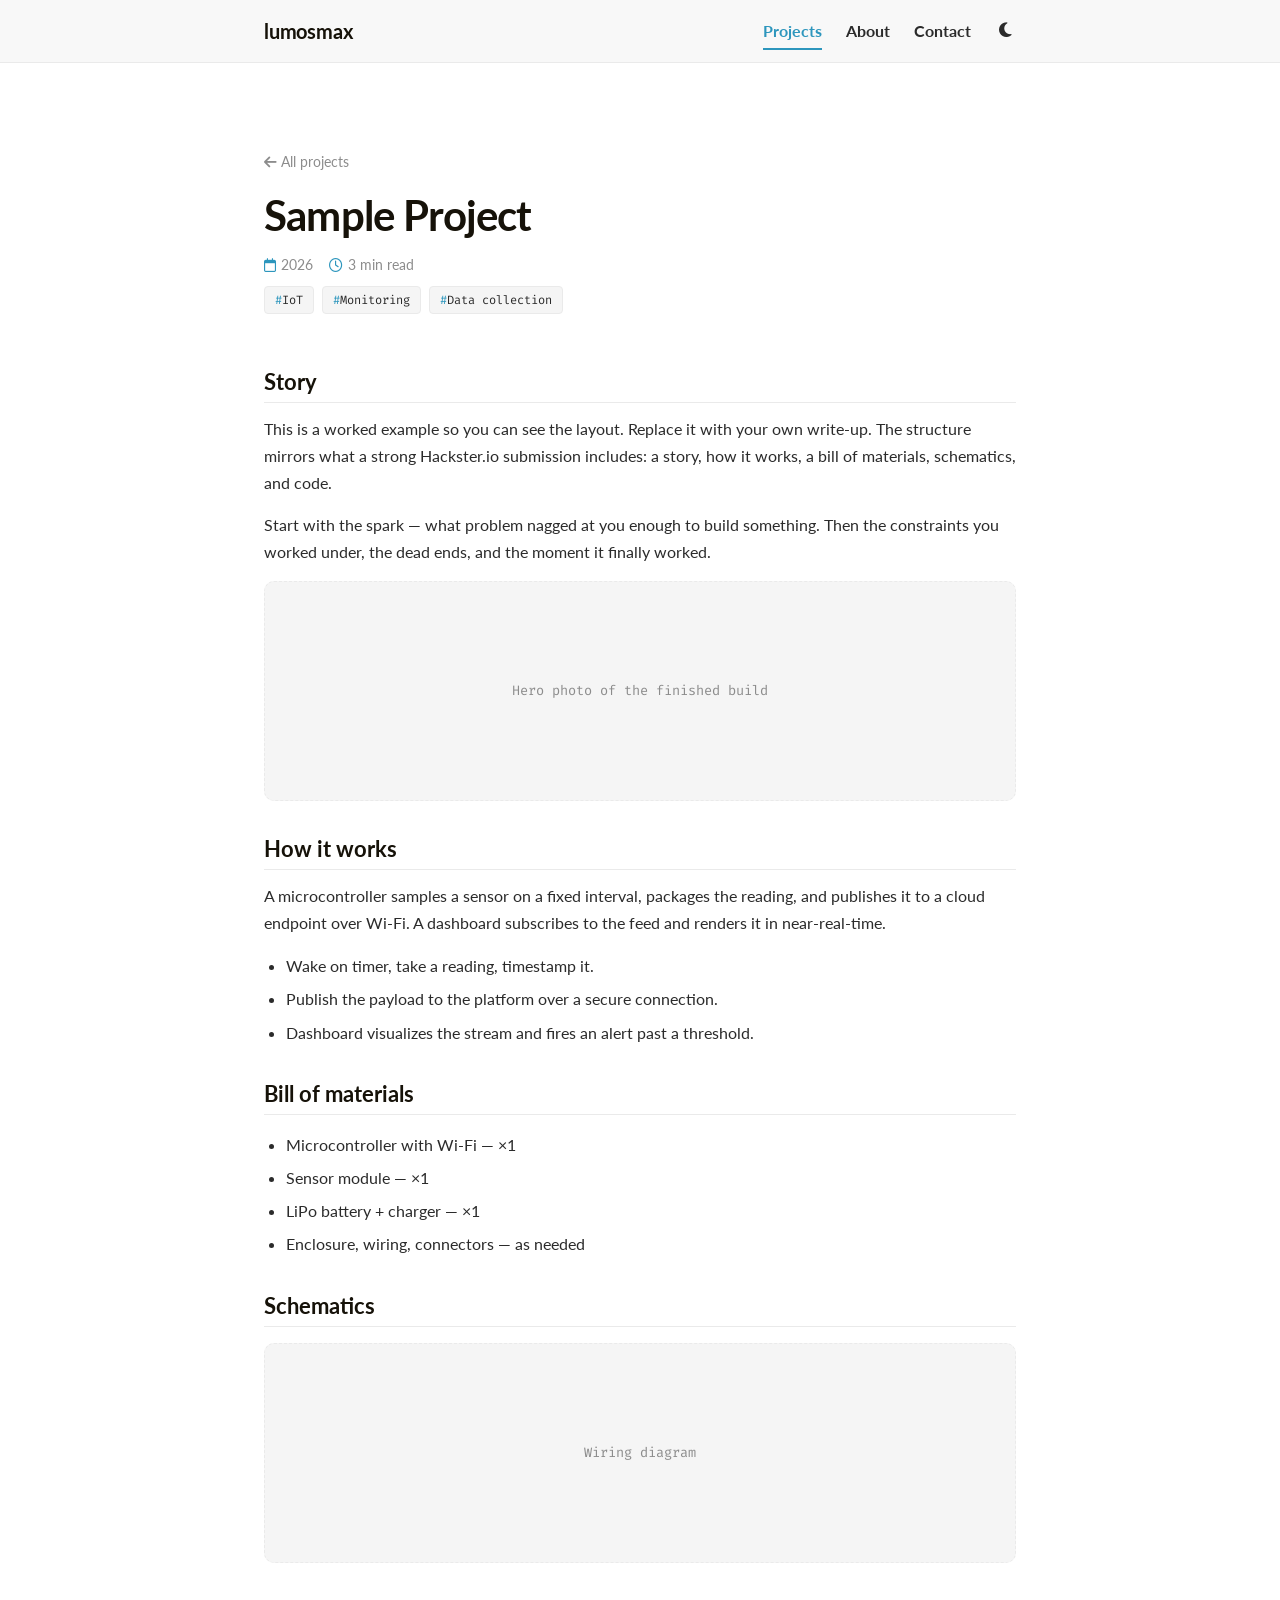
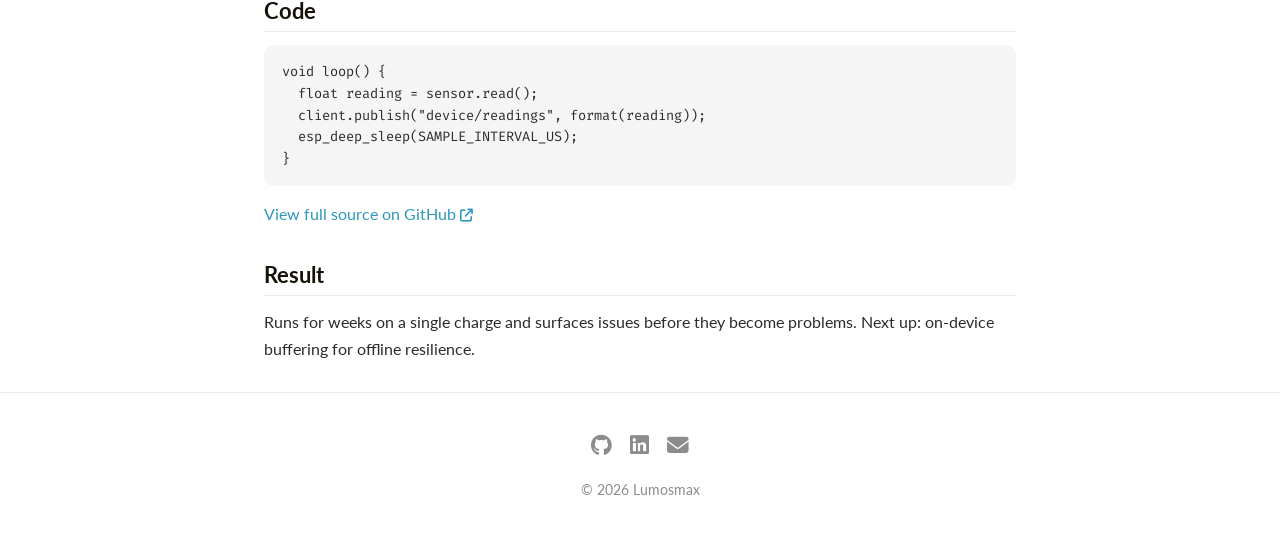
<file: projects/sample-project.html>
<!DOCTYPE html>
<html lang="en">
<head>
  <meta charset="UTF-8" />
  <meta name="viewport" content="width=device-width, initial-scale=1.0" />
  <title>Sample Project · Lumosmax</title>
  <meta name="description" content="A connected sensor that reports readings to a live dashboard." />
  <meta name="theme-color" content="#2d96bd" />
  <link rel="icon" href="data:image/svg+xml,<svg xmlns='http://www.w3.org/2000/svg' viewBox='0 0 100 100'><text y='.9em' font-size='70'>l</text></svg>" />
  <link rel="preconnect" href="https://fonts.googleapis.com" />
  <link rel="preconnect" href="https://fonts.gstatic.com" crossorigin />
  <link href="https://fonts.googleapis.com/css2?family=Lato:wght@400;700;900&family=Fira+Code&display=swap" rel="stylesheet" />
  <link rel="stylesheet" href="https://cdnjs.cloudflare.com/ajax/libs/font-awesome/6.5.1/css/all.min.css" />
  <link rel="stylesheet" href="../css/style.css?v=13" />
</head>
<body>
  <header class="site">
    <div class="wrap nav">
      <a class="brand" href="../index.html">lumosmax</a>
      <nav class="nav-links">
        <a href="../index.html" class="active">Projects</a>
        <a href="../about.html">About</a>
        <a href="../about.html#contact">Contact</a>
        <button class="theme-toggle" aria-label="Toggle theme"><i class="fa-solid fa-moon"></i></button>
      </nav>
    </div>
  </header>

  <main>
    <div class="wrap">
      <div class="single-head reveal">
        <a class="back" href="../index.html"><i class="fa-solid fa-arrow-left"></i> All projects</a>
        <h1>Sample Project</h1>
        <div class="single-meta">
          <span><i class="fa-regular fa-calendar"></i>2026</span>
          <span><i class="fa-regular fa-clock"></i>3 min read</span>
        </div>
        <div class="tags">
          <span class="tag">IoT</span>
          <span class="tag">Monitoring</span>
          <span class="tag">Data collection</span>
        </div>
      </div>

      <article class="article reveal">
        <h2>Story</h2>
        <p>This is a worked example so you can see the layout. Replace it with your own
           write-up. The structure mirrors what a strong Hackster.io submission includes:
           a story, how it works, a bill of materials, schematics, and code.</p>
        <p>Start with the spark — what problem nagged at you enough to build something.
           Then the constraints you worked under, the dead ends, and the moment it
           finally worked.</p>

        <div class="figure-placeholder">Hero photo of the finished build</div>

        <h2>How it works</h2>
        <p>A microcontroller samples a sensor on a fixed interval, packages the reading,
           and publishes it to a cloud endpoint over Wi-Fi. A dashboard subscribes to the
           feed and renders it in near-real-time.</p>
        <ul>
          <li>Wake on timer, take a reading, timestamp it.</li>
          <li>Publish the payload to the platform over a secure connection.</li>
          <li>Dashboard visualizes the stream and fires an alert past a threshold.</li>
        </ul>

        <h2>Bill of materials</h2>
        <ul>
          <li>Microcontroller with Wi-Fi — ×1</li>
          <li>Sensor module — ×1</li>
          <li>LiPo battery + charger — ×1</li>
          <li>Enclosure, wiring, connectors — as needed</li>
        </ul>

        <h2>Schematics</h2>
        <div class="figure-placeholder">Wiring diagram</div>

        <h2>Code</h2>
        <pre><code>void loop() {
  float reading = sensor.read();
  client.publish("device/readings", format(reading));
  esp_deep_sleep(SAMPLE_INTERVAL_US);
}</code></pre>
        <p><a href="https://github.com/" target="_blank" rel="noopener">View full source on GitHub <i class="fa-solid fa-arrow-up-right-from-square" style="font-size:.8em;"></i></a></p>

        <h2>Result</h2>
        <p>Runs for weeks on a single charge and surfaces issues before they become
           problems. Next up: on-device buffering for offline resilience.</p>
      </article>
    </div>
  </main>

  <footer class="site">
    <div class="wrap">
      <div class="socials">
        <a href="https://github.com/lumosmaximus" target="_blank" rel="noopener" aria-label="GitHub"><i class="fa-brands fa-github"></i></a>
        <a href="https://www.linkedin.com/in/doraditya" target="_blank" rel="noopener" aria-label="LinkedIn"><i class="fa-brands fa-linkedin"></i></a>
        <a href="mailto:info@lumosmax.dev" aria-label="Email"><i class="fa-solid fa-envelope"></i></a>
      </div>
      <div>© <span id="year"></span> Lumosmax</div>
    </div>
  </footer>

  <script src="../js/main.js?v=12"></script>
</body>
</html>
</file>
<file: css/style.css>
/* ============================================================
   Portfolio — LoveIt-inspired stylesheet (plain CSS, no build)
   Palette & feel adapted from the LoveIt Hugo theme:
   blue links, pink hover, Lato type, profile home, post list.
   Edit the variables below to re-theme the whole site.
   ============================================================ */

:root {
  --bg: #ffffff;
  --bg-soft: #f5f5f5;
  --text: #2b2b2b;
  --text-soft: #8c8c8c;
  --heading: #161209;
  --border: #eaeaea;
  --header-bg: #f8f8f8;
  --link: #2d96bd;
  --link-hover: #ef3982;
  --code-bg: #f5f5f5;
  --shadow: 0 10px 30px rgba(0, 0, 0, 0.06);
  --max-width: 800px;
  --radius: 10px;
  --font: "Lato", -apple-system, BlinkMacSystemFont, "Segoe UI", Roboto, Helvetica, Arial, sans-serif;
  --mono: "Fira Code", "SF Mono", ui-monospace, Menlo, Consolas, monospace;
}

[data-theme="dark"] {
  --bg: #292a2d;
  --bg-soft: #34363b;
  --text: #a9a9b3;
  --text-soft: #767676;
  --heading: #d6d6db;
  --border: #3a3d42;
  --header-bg: #252627;
  --link: #4ba3c3;
  --link-hover: #ef3982;
  --code-bg: #34363b;
  --shadow: 0 10px 30px rgba(0, 0, 0, 0.4);
}

* { box-sizing: border-box; }
html { scroll-behavior: smooth; }

body {
  margin: 0;
  font-family: var(--font);
  background: var(--bg);
  color: var(--text);
  line-height: 1.7;
  -webkit-font-smoothing: antialiased;
  transition: background 0.4s ease, color 0.4s ease;
}

a { color: var(--link); text-decoration: none; transition: color 0.2s ease; }
a:hover { color: var(--link-hover); }

h1, h2, h3, h4 { color: var(--heading); line-height: 1.25; }

.wrap { max-width: var(--max-width); margin: 0 auto; padding: 0 24px; }

/* ---------- Header (LoveIt-style top bar) ---------- */
header.site {
  position: sticky;
  top: 0;
  z-index: 20;
  background: color-mix(in srgb, var(--header-bg) 92%, transparent);
  backdrop-filter: saturate(180%) blur(10px);
  border-bottom: 1px solid var(--border);
}
.nav {
  display: flex;
  align-items: center;
  justify-content: space-between;
  height: 62px;
}
.brand {
  font-weight: 700;
  font-size: 1.25rem;
  letter-spacing: -0.01em;
  color: var(--heading);
}
.brand:hover { color: var(--link); }
.nav-links { display: flex; align-items: center; gap: 24px; }
.nav-links a {
  color: var(--text);
  font-size: 0.98rem;
  font-weight: 700;
  position: relative;
}
.nav-links a::after {
  content: "";
  position: absolute;
  left: 0; bottom: -6px;
  width: 0; height: 2px;
  background: var(--link);
  transition: width 0.25s ease;
}
.nav-links a:hover { color: var(--link); }
.nav-links a:hover::after,
.nav-links a.active::after { width: 100%; }
.nav-links a.active { color: var(--link); }

.theme-toggle {
  background: none;
  border: none;
  color: var(--text);
  font-size: 1.05rem;
  cursor: pointer;
  padding: 4px;
  line-height: 1;
  transition: color 0.2s ease, transform 0.4s ease;
}
.theme-toggle:hover { color: var(--link); transform: rotate(20deg); }

/* ---------- Profile home (LoveIt signature) ---------- */
.profile {
  min-height: calc(100vh - 62px);
  display: flex;
  flex-direction: column;
  align-items: center;
  justify-content: center;
  text-align: center;
  padding: 40px 24px 60px;
}
/* Used on the About page so the bio sits right under the profile (no full-screen). */
.profile.compact { min-height: auto; padding: 80px 24px 20px; }
.avatar {
  width: 140px;
  height: 140px;
  border-radius: 50%;
  object-fit: cover;
  box-shadow: var(--shadow);
  transition: transform 0.8s ease;
}
.avatar:hover { transform: rotate(360deg); }
.profile h1 {
  margin: 26px 0 6px;
  font-size: 2rem;
  font-weight: 700;
}
.profile .subtitle {
  color: var(--text-soft);
  font-size: 1.1rem;
  min-height: 1.6em;
  margin: 0 0 22px;
}
.cursor { display: inline-block; margin-left: 2px; color: var(--link); animation: blink 1s steps(1) infinite; }
@keyframes blink { 50% { opacity: 0; } }

.socials { display: flex; gap: 18px; justify-content: center; margin-top: 4px; }
.socials a {
  color: var(--text-soft);
  font-size: 1.35rem;
  transition: color 0.2s ease, transform 0.2s ease;
}
.socials a:hover { color: var(--link); transform: translateY(-3px); }

.scroll-hint {
  margin-top: 46px;
  color: var(--text-soft);
  font-size: 1.4rem;
  animation: bob 1.8s ease-in-out infinite;
}
@keyframes bob { 0%,100% { transform: translateY(0); } 50% { transform: translateY(8px); } }

/* ---------- Content sections ---------- */
section { padding: 44px 0; }
.section-label {
  font-family: var(--mono);
  font-size: 0.78rem;
  text-transform: uppercase;
  letter-spacing: 0.1em;
  color: var(--link);
  margin: 0 0 6px;
}
section h2 { font-size: 1.6rem; margin: 0 0 18px; letter-spacing: -0.01em; }
.about p + p { margin-top: 14px; }

.skills { display: flex; flex-wrap: wrap; gap: 9px; }
.chip {
  font-size: 0.85rem;
  padding: 5px 13px;
  border-radius: 4px;
  background: var(--bg-soft);
  border: 1px solid var(--border);
  color: var(--text);
  font-family: var(--mono);
}

.timeline { border-left: 2px solid var(--border); padding-left: 22px; }
.timeline .item { margin-bottom: 24px; }
.timeline .item h3 { margin: 0 0 2px; font-size: 1.1rem; }
.timeline .item .meta { font-family: var(--mono); font-size: 0.8rem; color: var(--text-soft); margin: 0 0 6px; }
.timeline .item p { margin: 0; color: var(--text-soft); }

/* Focus areas (What I do) */
.focus { display: grid; grid-template-columns: repeat(2, 1fr); gap: 20px; }
.focus .item {
  border: 1px solid var(--border);
  border-radius: var(--radius);
  padding: 20px;
  background: var(--bg-soft);
}
.focus .item .ficon { color: var(--link); font-size: 1.2rem; margin-bottom: 8px; }
.focus .item h3 { margin: 0 0 6px; font-size: 1.05rem; }
.focus .item p { margin: 0; color: var(--text-soft); font-size: 0.93rem; }

/* Grouped skills */
.skill-group { margin-bottom: 18px; }
.skill-group h3 { font-size: 0.98rem; margin: 0 0 8px; color: var(--text); }
@media (max-width: 620px) { .focus { grid-template-columns: 1fr; } }

/* ---------- Projects: LoveIt post-list ---------- */
.page-head { padding: 84px 0 8px; }
.page-head h1 { font-size: 2.2rem; margin: 0 0 6px; }
.page-head p { color: var(--text-soft); margin: 0; }

.post-list { padding-top: 12px; }
.post {
  padding: 26px 0;
  border-bottom: 1px solid var(--border);
}
.post h2 { font-size: 1.4rem; margin: 0 0 8px; }
.post h2 a { color: var(--heading); }
.post h2 a:hover { color: var(--link); }
.post .post-meta {
  font-size: 0.85rem;
  color: var(--text-soft);
  display: flex;
  flex-wrap: wrap;
  gap: 16px;
  margin-bottom: 12px;
}
.post .post-meta i { margin-right: 5px; color: var(--link); }
.post p.summary { margin: 0 0 14px; color: var(--text); }
.read-more { font-weight: 700; font-size: 0.92rem; }
.read-more i { margin-left: 4px; font-size: 0.8rem; }

/* ---------- Projects: two-column layout with sticky left rail ---------- */
.wrap.wide { max-width: 1180px; }

.projects-layout {
  display: grid;
  grid-template-columns: 208px 1fr;
  gap: 44px;
  align-items: start;
}

.rail { position: sticky; top: 86px; }
.rail-group { margin-bottom: 26px; }
.rail-label {
  font-family: var(--mono);
  font-size: 0.68rem;
  letter-spacing: 0.14em;
  text-transform: uppercase;
  color: var(--text-soft);
  margin: 0 0 10px;
  padding-bottom: 7px;
  border-bottom: 1px solid var(--border);
}

/* vertical filter list */
.filter-bar { display: flex; flex-direction: column; gap: 2px; }
.filter-btn {
  font-size: 0.9rem;
  text-align: left;
  padding: 7px 10px;
  border: none;
  border-left: 2px solid transparent;
  border-radius: 0 6px 6px 0;
  background: transparent;
  color: var(--text-soft);
  cursor: pointer;
  transition: color 0.18s ease, background 0.18s ease, border-color 0.18s ease;
}
.filter-btn:hover { color: var(--text); background: var(--bg-soft); }
.filter-btn.active {
  color: var(--link);
  font-weight: 700;
  border-left-color: var(--link);
  background: var(--bg-soft);
}

/* project list in the rail on a detail page */
.rail-projects { display: flex; flex-direction: column; gap: 2px; }
.rail-projects a {
  display: block;
  padding: 7px 10px;
  border-left: 2px solid transparent;
  border-radius: 0 6px 6px 0;
  font-size: 0.9rem;
  line-height: 1.4;
  color: var(--text-soft);
  transition: color 0.18s ease, background 0.18s ease, border-color 0.18s ease;
}
.rail-projects a:hover { color: var(--text); background: var(--bg-soft); }
.rail-projects a.active {
  color: var(--link);
  font-weight: 700;
  border-left-color: var(--link);
  background: var(--bg-soft);
}
.rail-all {
  display: inline-flex;
  align-items: center;
  gap: 8px;
  font-size: 0.88rem;
  color: var(--text-soft);
  padding: 4px 10px;
}
.rail-all:hover { color: var(--link); }
.rail-all i { font-size: 0.8em; }

/* status jump links with counts */
.rail-status { display: flex; flex-direction: column; gap: 2px; }
.rail-status a {
  display: flex;
  align-items: center;
  gap: 9px;
  padding: 7px 10px;
  border-radius: 6px;
  font-size: 0.9rem;
  color: var(--text-soft);
  transition: color 0.18s ease, background 0.18s ease;
}
.rail-status a:hover { color: var(--text); background: var(--bg-soft); }
.rail-status a i { width: 15px; text-align: center; font-size: 0.85em; }
.rail-status .n {
  margin-left: auto;
  font-family: var(--mono);
  font-size: 0.75rem;
  color: var(--text-soft);
  background: var(--bg-soft);
  border: 1px solid var(--border);
  border-radius: 999px;
  padding: 0 7px;
}
.rail-status a.dim { opacity: 0.45; }
.st-done i    { color: #2e9e6b; }
.st-brewing i { color: #d98a2b; }
.st-idea i    { color: var(--link); }

@media (max-width: 900px) {
  .projects-layout { grid-template-columns: 1fr; gap: 0; }
  .rail { position: static; margin-bottom: 26px; }
  .rail-group { margin-bottom: 16px; }
  .filter-bar { flex-direction: row; flex-wrap: wrap; gap: 8px; }
  .filter-btn {
    border: 1px solid var(--border); border-left-width: 1px;
    border-radius: 999px; padding: 5px 13px; font-size: 0.82rem;
  }
  .filter-btn.active { background: var(--link); border-color: var(--link); color: #fff; }
  .rail-status { flex-direction: row; flex-wrap: wrap; gap: 8px; }
  .rail-status a { border: 1px solid var(--border); border-radius: 999px; padding: 5px 12px; font-size: 0.82rem; }
  .rail-status .n { background: none; border: none; padding: 0 0 0 2px; }
}

.pgrid {
  display: grid;
  grid-template-columns: repeat(3, 1fr);
  gap: 20px;
}
.pcard {
  display: block;
  text-decoration: none;
  color: inherit;
  border: 1px solid var(--border);
  border-radius: var(--radius);
  overflow: hidden;
  background: var(--bg-soft);
  transition: transform 0.2s ease, border-color 0.2s ease, box-shadow 0.2s ease;
  animation: cardin 0.35s ease both;
}
.pcard:hover { transform: translateY(-4px); border-color: var(--link); box-shadow: var(--shadow); }
.pcard-cover {
  aspect-ratio: 16 / 10;
  display: grid;
  place-items: center;
  background: linear-gradient(135deg, var(--c1, #2d96bd), var(--c2, #ef3982));
  color: #fff;
  font-size: 2rem;
}
.pcard-cover.has-img { background: var(--bg-soft); }
.pcard-cover.has-img i { display: none; }
/* Hidden until it actually loads, so a failed fetch never shows a broken icon. */
.pcard-cover img { display: none; }
.pcard-cover.has-img img {
  display: block;
  position: absolute; inset: 0;
  width: 100%; height: 100%;
  object-fit: cover;
}
.pcard-cover { position: relative; }
.pcard-body { padding: 15px 17px; }
.pcard-body h3 { margin: 0 0 9px; font-size: 1.05rem; }
.pcard-tags { display: flex; flex-wrap: wrap; gap: 6px; }
.pcard-tags span {
  font-family: var(--mono);
  font-size: 0.68rem;
  color: var(--link);
  background: var(--bg);
  border: 1px solid var(--border);
  padding: 2px 9px;
  border-radius: 999px;
}
.pcard.hide { display: none; }
@keyframes cardin { from { opacity: 0; transform: translateY(10px); } to { opacity: 1; } }

@media (max-width: 820px) { .pgrid { grid-template-columns: repeat(2, 1fr); } }
@media (max-width: 540px) { .pgrid { grid-template-columns: 1fr; } }

/* ---------- Status sections (done / brewing / ideas) ---------- */
.status-section { margin-bottom: 34px; scroll-margin-top: 84px; }
.status-section.hide { display: none; }
.status-head {
  display: flex;
  align-items: baseline;
  gap: 10px;
  flex-wrap: wrap;
  margin: 0 0 14px;
}
.status-head h2 {
  font-size: 0.78rem;
  font-family: var(--mono);
  letter-spacing: 0.14em;
  text-transform: uppercase;
  color: var(--text-soft);
  margin: 0;
  font-weight: 700;
}
.status-head h2 i { margin-right: 7px; font-size: 1.05em; }
.status-section[data-status="done"]    .status-head h2 i { color: #2e9e6b; }
.status-section[data-status="brewing"] .status-head h2 i { color: #d98a2b; }
.status-section[data-status="idea"]    .status-head h2 i { color: var(--link); }
.status-blurb { color: var(--text-soft); font-size: 0.82rem; opacity: 0.75; }

.pcard-desc { color: var(--text-soft); font-size: 0.9rem; margin: 0 0 10px; }

/* Future ideas: collapsed by default, plain single-column list when open */
.idea-block summary {
  cursor: pointer;
  list-style: none;
  user-select: none;
  transition: opacity 0.15s ease;
}
.idea-block summary::-webkit-details-marker { display: none; }
.idea-block summary:hover { opacity: 0.75; }
/* little caret that rotates when open */
.idea-block summary h2::after {
  content: "\203A";
  display: inline-block;
  margin-left: 9px;
  font-family: var(--font);
  font-size: 1.15em;
  line-height: 0;
  color: var(--text-soft);
  transform: rotate(90deg);
  transition: transform 0.2s ease;
}
.idea-block[open] summary h2::after { transform: rotate(-90deg); }

.idea-list {
  list-style: none;
  margin: 10px 0 0;
  padding: 0 0 0 28px;
  max-width: 660px;
}
.idea-list li {
  padding: 7px 0;
  position: relative;
}
.idea-list li::before {
  content: "\00B7";
  position: absolute;
  left: -14px;
  top: 6px;
  color: var(--link);
  font-weight: 700;
}
.idea-list li.hide { display: none; }

/* The list items carry .pcard only so the category filter can find them.
   Strip every card style back off so they are just text. */
.idea-list li.pcard {
  display: list-item;
  border: none;
  background: none;
  border-radius: 0;
  box-shadow: none;
  overflow: visible;
  animation: none;
  transform: none;
  padding: 7px 0;
}
.idea-list li.pcard:hover { transform: none; border-color: transparent; box-shadow: none; }

/* Plain text links. Detail lives on the idea's own page. */
.idea-list a { color: var(--text); font-size: 0.98rem; }
.idea-list a:hover { color: var(--link); text-decoration: underline; text-underline-offset: 3px; }

/* No focus ring box on the collapsible header, but keep it for keyboard users. */
.idea-block summary:focus { outline: none; }
.idea-block summary:focus-visible { outline: 2px solid var(--link); outline-offset: 3px; }

.status-badge {
  display: inline-flex;
  align-items: center;
  gap: 6px;
  font-family: var(--mono);
  font-size: 0.75rem;
  padding: 3px 10px;
  border-radius: 999px;
  border: 1px solid var(--border);
}
.status-badge i { font-size: 0.9em; }
.status-done    { color: #2e9e6b; border-color: color-mix(in srgb, #2e9e6b 45%, var(--border)); }
.status-brewing { color: #d98a2b; border-color: color-mix(in srgb, #d98a2b 45%, var(--border)); }
.status-idea    { color: var(--link); border-color: color-mix(in srgb, var(--link) 45%, var(--border)); }

.gh-link { display: inline-flex; align-items: center; gap: 6px; font-weight: 700; font-size: 0.85rem; }

/* Loading + rendered README */
.loading { color: var(--text-soft); font-family: var(--mono); font-size: 0.9rem; padding: 20px 0; }

/* Live embedded app (renders a repo's index.html) */
.live-embed { margin: 8px 0 28px; border: 1px solid var(--border); border-radius: var(--radius); overflow: hidden; background: var(--bg-soft); }
.live-embed .live-bar {
  display: flex; align-items: center; justify-content: space-between;
  padding: 9px 14px; border-bottom: 1px solid var(--border);
  font-family: var(--mono); font-size: 0.75rem; letter-spacing: 0.06em;
  text-transform: uppercase; color: var(--text-soft);
}
.live-embed .live-bar .dot { color: #2e9e6b; }
.live-embed .live-bar a { font-weight: 700; text-transform: none; letter-spacing: 0; }
.live-embed iframe { width: 100%; height: 900px; border: 0; display: block; background: #17181b; }
.readme-heading { font-size: 1.3rem; margin: 30px 0 12px; padding-bottom: 6px; border-bottom: 1px solid var(--border); }

/* Rendered article (README) */
.readme { font-size: 1.02rem; }
.readme > p:first-of-type { font-size: 1.12rem; color: var(--heading); }
.readme table { width: 100%; border-collapse: collapse; margin: 18px 0; font-size: 0.95rem; }
.readme th, .readme td { border: 1px solid var(--border); padding: 8px 12px; text-align: left; }
.readme th { background: var(--bg-soft); font-size: 0.85rem; letter-spacing: 0.04em; }
/* image tables become a clean gallery grid */
.readme table.img-table { border-collapse: separate; border-spacing: 12px 12px; }
.readme table.img-table th { border: none; background: none; padding: 0 0 0 2px; color: var(--text-soft); font-family: var(--mono); font-size: 0.72rem; text-transform: uppercase; }
.readme table.img-table td { border: none; padding: 0; width: 50%; }
.readme table.img-table img {
  width: 100%; margin: 0; display: block;
  border: 1px solid var(--border); border-radius: var(--radius);
}
.readme > p > img:only-child { border-radius: var(--radius); box-shadow: var(--shadow); }
@media (max-width: 620px) { .readme table.img-table { border-spacing: 6px 8px; } }

/* Related projects */
.related { margin-top: 34px; }
.related-card {
  display: flex;
  align-items: center;
  gap: 14px;
  padding: 15px 18px;
  margin-bottom: 10px;
  border: 1px solid var(--border);
  border-radius: var(--radius);
  background: var(--bg-soft);
  color: inherit;
  transition: transform 0.18s ease, border-color 0.18s ease;
}
.related-card:hover { transform: translateY(-2px); border-color: var(--link); color: inherit; }
.related-card > i:first-child { color: var(--link); font-size: 1.25rem; width: 26px; text-align: center; }
.related-card span { display: flex; flex-direction: column; gap: 2px; min-width: 0; }
.related-card strong { color: var(--heading); font-size: 1rem; }
.related-card em { font-style: normal; color: var(--text-soft); font-size: 0.88rem; }
.related-card .go { margin-left: auto; color: var(--text-soft); font-size: 0.85rem; }
.related-card:hover .go { color: var(--link); }

/* Before / after gallery */
.gallery { margin: 6px 0 10px; }
.gallery-grid { display: grid; grid-template-columns: repeat(auto-fit, minmax(280px, 1fr)); gap: 16px; }
.ba { margin: 0; border: 1px solid var(--border); border-radius: var(--radius); overflow: hidden; background: var(--bg-soft); }
.ba .pair { display: grid; grid-template-columns: 1fr 1fr; }
.ba figure { margin: 0; position: relative; }
.ba img { width: 100%; aspect-ratio: 400 / 600; object-fit: cover; display: block; }
.ba figure:first-child img { border-right: 1px solid var(--border); }
.ba .lbl {
  position: absolute; bottom: 7px; left: 7px;
  font-family: var(--mono); font-size: 0.62rem; letter-spacing: 0.04em;
  background: rgba(0,0,0,0.62); color: #fff; padding: 2px 7px; border-radius: 4px;
}
.gallery-note { color: var(--text-soft); font-size: 0.9rem; margin: 0 0 14px; }
@media (max-width: 620px) { .live-embed iframe { height: 760px; } }

/* ---------- Single project (LoveIt single-post) ---------- */
.single-head { padding: 84px 0 6px; }
.single-head .back { font-size: 0.9rem; color: var(--text-soft); }
.single-head .back:hover { color: var(--link); }
.single-head h1 { font-size: clamp(1.9rem, 5vw, 2.6rem); margin: 16px 0 12px; letter-spacing: -0.02em; }
.single-meta {
  font-size: 0.85rem;
  color: var(--text-soft);
  display: flex;
  flex-wrap: wrap;
  gap: 16px;
  align-items: center;
  margin-bottom: 6px;
}
.single-meta i { margin-right: 5px; color: var(--link); }
.tags { display: flex; flex-wrap: wrap; gap: 8px; margin-top: 8px; }
.tag {
  font-family: var(--mono);
  font-size: 0.75rem;
  padding: 3px 10px;
  border-radius: 4px;
  background: var(--bg-soft);
  border: 1px solid var(--border);
  color: var(--text);
}
.tag::before { content: "#"; color: var(--link); }

.article { padding-top: 14px; }
.article h2 { font-size: 1.4rem; margin: 34px 0 12px; padding-bottom: 6px; border-bottom: 1px solid var(--border); }
.article h3 { font-size: 1.1rem; margin: 24px 0 8px; }
.article p { margin: 0 0 14px; }
.article ul { padding-left: 22px; }
.article li { margin-bottom: 6px; }
.article img { max-width: 100%; border-radius: var(--radius); border: 1px solid var(--border); margin: 16px 0; }
.article pre {
  background: var(--code-bg);
  border-radius: var(--radius);
  padding: 16px 18px;
  overflow-x: auto;
  font-family: var(--mono);
  font-size: 0.85rem;
  line-height: 1.6;
}
.article code { font-family: var(--mono); }
.figure-placeholder {
  display: grid;
  place-items: center;
  height: 220px;
  background: var(--bg-soft);
  border: 1px dashed var(--border);
  border-radius: var(--radius);
  color: var(--text-soft);
  font-family: var(--mono);
  font-size: 0.85rem;
  margin: 16px 0;
}

/* ---------- Buttons ---------- */
.btn {
  display: inline-block;
  padding: 10px 20px;
  border-radius: var(--radius);
  font-size: 0.95rem;
  font-weight: 700;
  transition: transform 0.15s ease, background 0.2s ease, color 0.2s ease;
}
.btn-primary { background: var(--link); color: #fff; }
.btn-primary:hover { background: var(--link-hover); color: #fff; transform: translateY(-1px); }
.btn-ghost { border: 1px solid var(--border); color: var(--text); margin-left: 8px; }
.btn-ghost:hover { border-color: var(--link); color: var(--link); }

/* ---------- Footer (LoveIt-style, centered) ---------- */
footer.site {
  border-top: 1px solid var(--border);
  margin-top: 30px;
  padding: 30px 0 40px;
  text-align: center;
  color: var(--text-soft);
  font-size: 0.88rem;
}
footer.site .socials { margin-bottom: 14px; font-size: 1.1rem; }
footer.site a { color: var(--text-soft); }
footer.site a:hover { color: var(--link); }
footer.site .heart { color: var(--link-hover); }

/* ---------- Reveal on scroll ---------- */
.reveal { opacity: 0; transform: translateY(16px); transition: opacity 0.6s ease, transform 0.6s ease; }
.reveal.show { opacity: 1; transform: none; }

/* ---------- Responsive ---------- */
@media (max-width: 620px) {
  .nav-links { gap: 16px; }
  .profile h1 { font-size: 1.6rem; }
  .avatar { width: 116px; height: 116px; }
}

/* ---------- About: track record, recent work, rules, toolbox ---------- */
.record { display: grid; grid-template-columns: repeat(2, 1fr); gap: 18px 28px; }
.rec { padding: 4px 0 4px 16px; border-left: 3px solid var(--link); }
.rec-k { display: block; font-family: var(--mono); font-size: 0.78rem; letter-spacing: 0.06em; text-transform: uppercase; color: var(--link); margin-bottom: 6px; }
.rec p { margin: 0; color: var(--text-soft); font-size: 0.95rem; }

.work { display: grid; grid-template-columns: repeat(2, 1fr); gap: 20px; }
.work-card { display: flex; flex-direction: column; gap: 10px; padding: 22px; border: 1px solid var(--border); border-radius: var(--radius); background: var(--bg-soft); color: inherit; text-decoration: none; transition: transform .15s ease, border-color .15s ease; }
.work-card:hover { transform: translateY(-2px); border-color: var(--link); text-decoration: none; }
.work-head { display: flex; align-items: center; gap: 10px; }
.work-head i { color: var(--link); font-size: 1.1rem; }
.work-head h3 { margin: 0; font-size: 1.1rem; }
.work-card p { margin: 0; color: var(--text-soft); font-size: 0.94rem; }
.work-facts { margin: 0; padding-left: 18px; color: var(--text); font-size: 0.9rem; }
.work-facts li { margin: 4px 0; }
.work-go { margin-top: auto; font-size: 0.9rem; color: var(--link); font-weight: 700; }

.rules { display: grid; grid-template-columns: repeat(2, 1fr); gap: 18px 28px; }
.rule h3 { margin: 0 0 6px; font-size: 1.02rem; }
.rule p { margin: 0; color: var(--text-soft); font-size: 0.94rem; }

.toolbox { display: grid; grid-template-columns: max-content 1fr; gap: 10px 22px; margin: 0; }
.toolbox dt { font-family: var(--mono); font-size: 0.8rem; color: var(--link); padding-top: 3px; white-space: nowrap; }
.toolbox dd { margin: 0; color: var(--text-soft); font-size: 0.94rem; }

@media (max-width: 620px) {
  .record, .work, .rules { grid-template-columns: 1fr; }
  .toolbox { grid-template-columns: 1fr; gap: 2px; }
  .toolbox dd { margin-bottom: 10px; }
}

/* About: numbers strip, timeline headings, education line */
.stats { display: grid; grid-template-columns: repeat(3, 1fr); gap: 18px 24px; padding: 6px 0 2px; }
.stats div { border: 1px solid var(--border); border-radius: var(--radius); padding: 16px 18px; background: var(--bg-soft); }
.stats b { display: block; font-size: 1.6rem; font-weight: 900; color: var(--link); line-height: 1.1; margin-bottom: 4px; }
.stats span { color: var(--text-soft); font-size: 0.9rem; }
.timeline .item { margin-bottom: 26px; }
.timeline .item h3 { margin: 0 0 8px; font-size: 1.1rem; }
.edu { margin-top: 6px; color: var(--text-soft); font-size: 0.9rem; font-family: var(--mono); }
@media (max-width: 620px) { .stats { grid-template-columns: 1fr; } }
</file>
